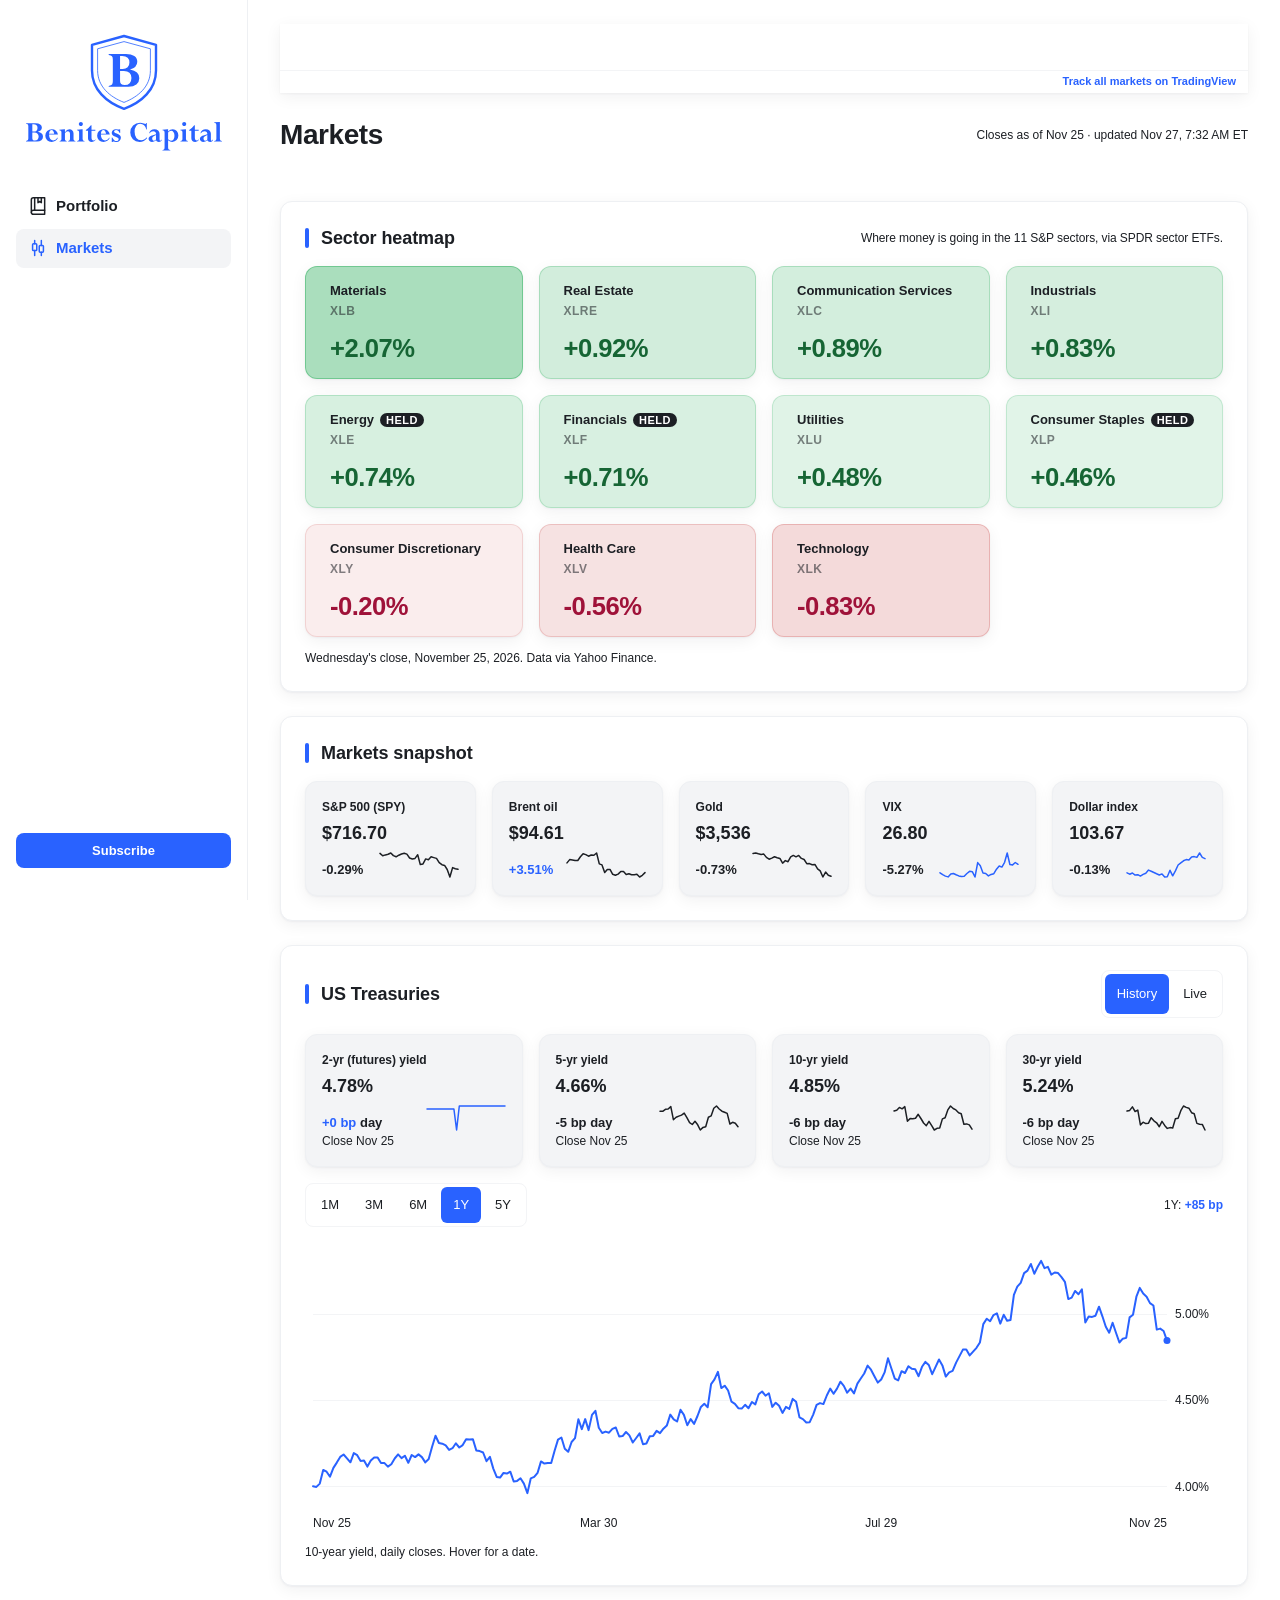
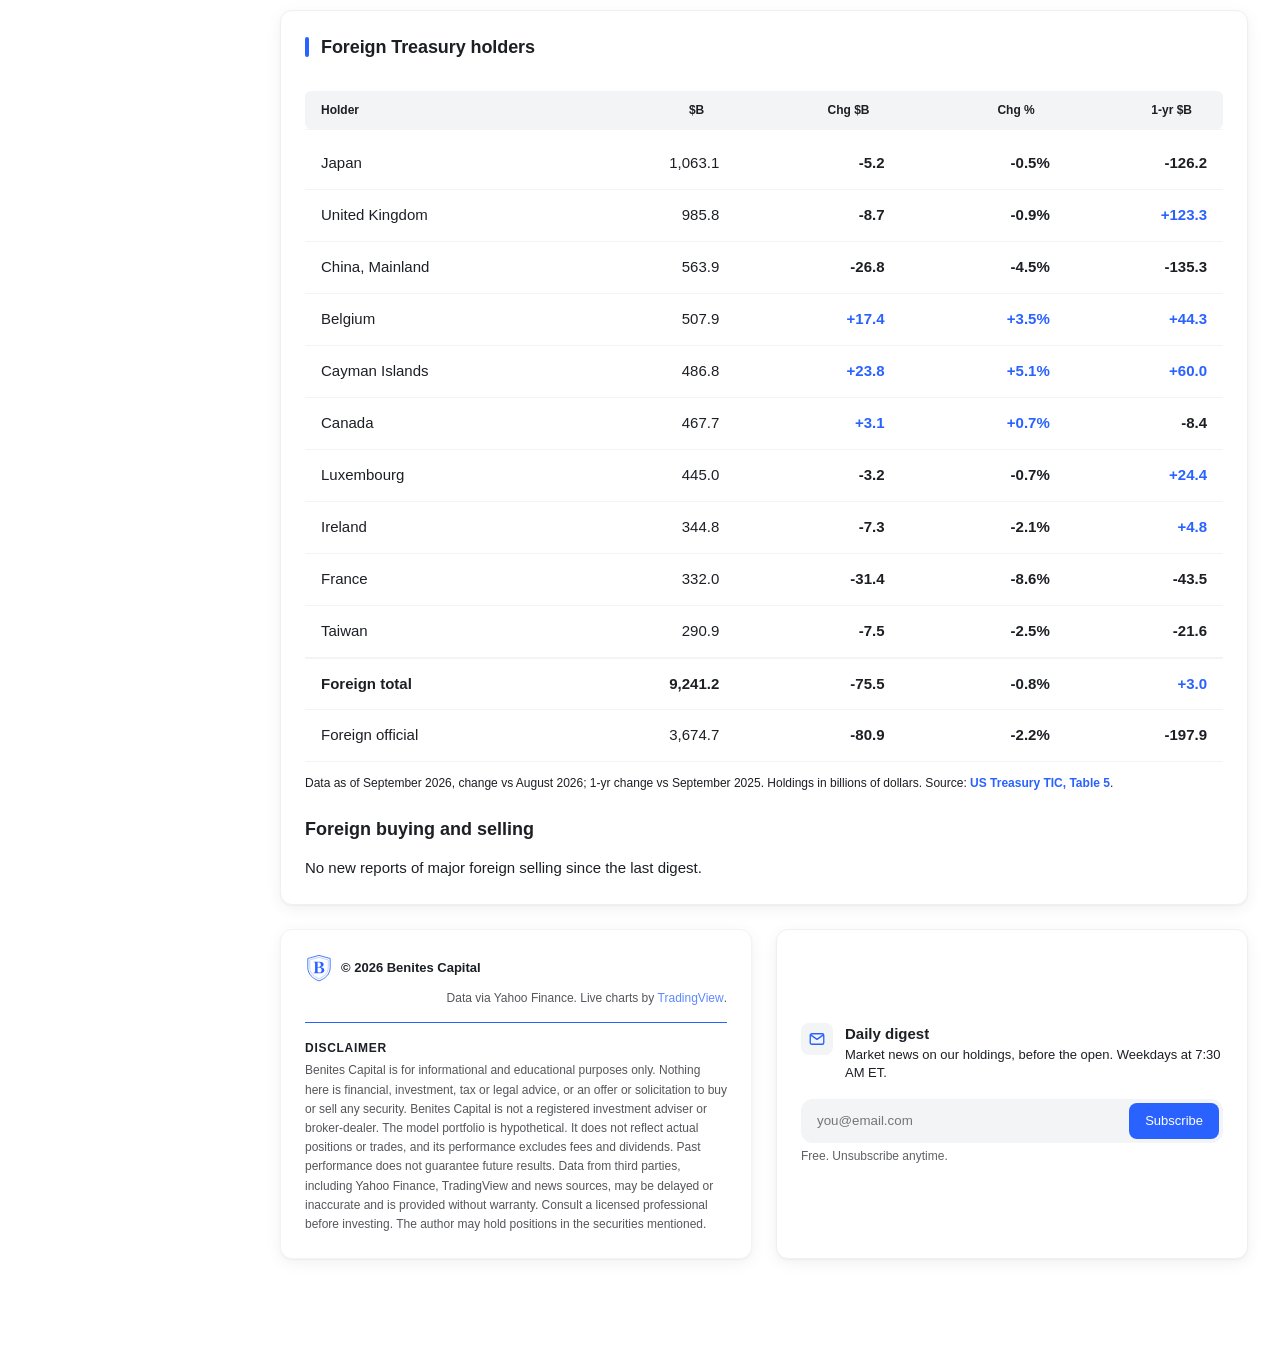
<file: markets.html>
<!doctype html><html lang="en"><head><meta charset="utf-8"><meta name="viewport" content="width=device-width,initial-scale=1">
<link rel="icon" type="image/svg+xml" href="favicon.svg"><title>Markets | Benites Capital</title>
<meta name="description" content="Daily market news on the Benites Capital model portfolio, before the open. Weekdays at 7:30 AM ET."><meta property="og:type" content="website"><meta property="og:site_name" content="Benites Capital"><meta property="og:title" content="Benites Capital"><meta property="og:description" content="Daily market news on the Benites Capital model portfolio, before the open. Weekdays at 7:30 AM ET."><meta property="og:url" content="https://www.benitescapital.com/markets.html"><meta property="og:image" content="https://www.benitescapital.com/og-cover-perpetua-v2.png"><meta property="og:image:secure_url" content="https://www.benitescapital.com/og-cover-perpetua-v2.png"><meta property="og:image:type" content="image/png"><meta property="og:image:width" content="1200"><meta property="og:image:height" content="627"><meta property="og:image:alt" content="Benites Capital"><meta name="twitter:card" content="summary_large_image"><meta name="twitter:title" content="Benites Capital"><meta name="twitter:description" content="Daily market news on the Benites Capital model portfolio, before the open. Weekdays at 7:30 AM ET."><meta name="twitter:image" content="https://www.benitescapital.com/og-cover-perpetua-v2.png"><link rel="stylesheet" href="styles.css?v=202611270732"></head><body data-page="markets">
<div class="mtop"><a class="logo" href="index.html" aria-label="Benites Capital" title="Benites Capital"><svg class="bm" viewBox="0 0 100 100" width="48" height="48" role="img" aria-label="Benites Capital"><title>Benites Capital</title><path d="M50 5 L90 16 V48 C90 72 72 88 50 96 C28 88 10 72 10 48 V16 Z" fill="#FFFFFF" stroke="#2962FF" stroke-width="3" stroke-linejoin="round"/><path d="M50 12 L83 21 V48 C83 68 68 81 50 88 C32 81 17 68 17 48 V21 Z" fill="none" stroke="#2962FF" stroke-width="1"/><path d="M55.58 68.56H30.87V67.36Q34.09 66.71 35.06 65.5Q36.04 64.28 36.04 61.61V34.37Q36.04 31.56 34.96 30.38Q33.88 29.2 30.87 28.76V27.56H52.5Q59.14 27.56 62.87 30.08Q66.6 32.59 66.6 37.18Q66.6 44.3 57.49 46.83V46.96Q69.13 49.09 69.13 57.78Q69.13 62.61 65.43 65.58Q61.74 68.56 55.58 68.56ZM45.07 29.89V46.35H48.39Q52.33 46.35 54.55 44.16Q56.78 41.97 56.78 38.07Q56.78 29.89 47.74 29.89ZM49.93 48.64H45.07V61.2Q45.07 63.94 46.44 65.09Q47.81 66.23 51.03 66.23Q54.89 66.23 57.1 63.92Q59.31 61.61 59.31 57.54Q59.31 53.5 56.83 51.07Q54.35 48.64 49.93 48.64Z" fill="#2962FF"/></svg></a><button class="hamb" type="button" aria-label="Menu" aria-controls="sb" aria-expanded="false"><span></span></button></div>
<div class="shell"><aside class="sb" id="sb"><a class="logo lockup" href="index.html" aria-label="Benites Capital" title="Benites Capital"><svg class="bm" viewBox="0 0 100 100" width="48" height="48" role="img" aria-label="Benites Capital"><title>Benites Capital</title><path d="M50 5 L90 16 V48 C90 72 72 88 50 96 C28 88 10 72 10 48 V16 Z" fill="#FFFFFF" stroke="#2962FF" stroke-width="3" stroke-linejoin="round"/><path d="M50 12 L83 21 V48 C83 68 68 81 50 88 C32 81 17 68 17 48 V21 Z" fill="none" stroke="#2962FF" stroke-width="1"/><path d="M55.58 68.56H30.87V67.36Q34.09 66.71 35.06 65.5Q36.04 64.28 36.04 61.61V34.37Q36.04 31.56 34.96 30.38Q33.88 29.2 30.87 28.76V27.56H52.5Q59.14 27.56 62.87 30.08Q66.6 32.59 66.6 37.18Q66.6 44.3 57.49 46.83V46.96Q69.13 49.09 69.13 57.78Q69.13 62.61 65.43 65.58Q61.74 68.56 55.58 68.56ZM45.07 29.89V46.35H48.39Q52.33 46.35 54.55 44.16Q56.78 41.97 56.78 38.07Q56.78 29.89 47.74 29.89ZM49.93 48.64H45.07V61.2Q45.07 63.94 46.44 65.09Q47.81 66.23 51.03 66.23Q54.89 66.23 57.1 63.92Q59.31 61.61 59.31 57.54Q59.31 53.5 56.83 51.07Q54.35 48.64 49.93 48.64Z" fill="#2962FF"/></svg><svg class="wmk" viewBox="6.60 -128.20 1291.70 188.40" role="img" aria-label="Benites Capital"><path d="M78.8 0H6.6V-3.5Q16 -5.4 18.85 -8.95Q21.7 -12.5 21.7 -20.3V-99.9Q21.7 -108.1 18.55 -111.55Q15.4 -115 6.6 -116.3V-119.8H69.8Q89.2 -119.8 100.1 -112.45Q111 -105.1 111 -91.7Q111 -70.9 84.4 -63.5V-63.1Q118.4 -56.9 118.4 -31.5Q118.4 -17.4 107.6 -8.7Q96.8 0 78.8 0ZM48.1 -113V-64.9H57.8Q69.3 -64.9 75.8 -71.3Q82.3 -77.7 82.3 -89.1Q82.3 -113 55.9 -113ZM62.3 -58.2H48.1V-21.5Q48.1 -13.5 52.1 -10.15Q56.1 -6.8 65.5 -6.8Q76.8 -6.8 83.25 -13.55Q89.7 -20.3 89.7 -32.2Q89.7 -44 82.45 -51.1Q75.2 -58.2 62.3 -58.2ZM213.7 -23.8H217.1Q211.9 -11.3 200.8 -4.1Q189.7 3.1 175.8 3.1Q157.7 3.1 145.65 -8.65Q133.6 -20.4 133.6 -38.1Q133.6 -56.1 145.95 -68.2Q158.3 -80.3 176.6 -80.3Q193.1 -80.3 204.05 -70.85Q215 -61.4 217.1 -45.5H158.6Q158.5 -43.9 158.5 -42.3Q158.5 -26.6 166.4 -16.8Q174.3 -7 186 -7Q202.7 -7 213.7 -23.8ZM158.6 -50.2H192.2Q191.5 -61.1 186.7 -67.95Q181.9 -74.8 174.9 -74.8Q167.9 -74.8 163.5 -68.1Q159.1 -61.4 158.6 -50.2ZM263.1 -80.3V-61.4H263.5Q274.6 -80.3 292.8 -80.3Q304.2 -80.3 312 -72.65Q319.8 -65 319.8 -52.2V-18.4Q319.8 -11.1 322.4 -8.15Q325 -5.2 331.9 -3.5V0H284.4V-3.5Q291.2 -5 293.9 -8.05Q296.6 -11.1 296.6 -17.4V-49.4Q296.6 -58.1 292.85 -62.95Q289.1 -67.8 282.3 -67.8Q270.4 -67.8 263.1 -54.3V-18.2Q263.1 -11.3 265.5 -8.4Q267.9 -5.5 274.5 -3.5V0H227.8V-3.5Q234.6 -5.2 237.25 -8.1Q239.9 -11 239.9 -16.8V-60Q239.9 -66.6 236.85 -69.6Q233.8 -72.6 226 -73.7V-77.2L259.6 -80.3ZM376.1 -80.3H379.6V-16.6Q379.6 -5 392.1 -3.5V0H343.5V-3.5Q351.3 -5 353.85 -7.9Q356.4 -10.8 356.4 -18.2V-59.4Q356.4 -66.5 353.7 -69.3Q351 -72.1 342.5 -73.7V-77.2ZM354.6 -114.9Q354.6 -120.4 358.55 -124.3Q362.5 -128.2 368.1 -128.2Q373.6 -128.2 377.5 -124.35Q381.4 -120.5 381.4 -114.9Q381.4 -109.3 377.5 -105.35Q373.6 -101.4 368.1 -101.4Q362.5 -101.4 358.55 -105.4Q354.6 -109.4 354.6 -114.9ZM463.6 -12.9 466 -10.6Q457.9 3.1 441.2 3.1Q428.8 3.1 421.9 -3.3Q415 -9.7 415 -21.5V-71.1H401.1V-75Q416.6 -84.5 434.3 -107.1H438.2V-77.2H463.6V-71.1H438.2V-26.6Q438.2 -16.1 441.55 -11.45Q444.9 -6.8 452.3 -6.8Q458.4 -6.8 463.6 -12.9ZM555.4 -23.8H558.8Q553.6 -11.3 542.5 -4.1Q531.4 3.1 517.5 3.1Q499.4 3.1 487.35 -8.65Q475.3 -20.4 475.3 -38.1Q475.3 -56.1 487.65 -68.2Q500 -80.3 518.3 -80.3Q534.8 -80.3 545.75 -70.85Q556.7 -61.4 558.8 -45.5H500.3Q500.2 -43.9 500.2 -42.3Q500.2 -26.6 508.1 -16.8Q516 -7 527.7 -7Q544.4 -7 555.4 -23.8ZM500.3 -50.2H533.9Q533.2 -61.1 528.4 -67.95Q523.6 -74.8 516.6 -74.8Q509.6 -74.8 505.2 -68.1Q500.8 -61.4 500.3 -50.2ZM571.8 3.1V-26.8H575.3Q586.9 -2.5 603.3 -2.5Q608.9 -2.5 612.95 -5.8Q617 -9.1 617 -13.7Q617 -18.7 613.3 -22.35Q609.6 -26 597.3 -30.8Q581.6 -36.9 576.6 -42.65Q571.6 -48.4 571.6 -56.7Q571.6 -66.7 579.15 -73.5Q586.7 -80.3 598.6 -80.3Q603 -80.3 613.9 -78.6Q618.2 -78 619.1 -78Q620.9 -78 623.8 -80.3H627.3V-56.1H623.8Q620.3 -64.9 614 -69.85Q607.7 -74.8 600 -74.8Q594.5 -74.8 590.8 -72.35Q587.1 -69.9 587.1 -66.2Q587.1 -62.5 590.2 -59.75Q593.3 -57 604.1 -52.9Q620.8 -46.5 626.4 -39.9Q632 -33.3 632 -23.6Q632 -12.4 623.45 -4.65Q614.9 3.1 604.1 3.1Q597.7 3.1 591.4 1.8Q585 0.4 582.4 0.4Q577.8 0.4 575.3 3.1ZM802.9 -78H799.6Q795.5 -96.1 784.8 -106.1Q774.1 -116.1 758.8 -116.1Q742.1 -116.1 732.25 -102Q722.4 -87.9 722.4 -64.1Q722.4 -37.6 733.9 -23.1Q745.4 -8.6 765.6 -8.6Q776.5 -8.6 785.6 -13.1Q794.7 -17.6 804.1 -27.6V-21.3Q786.3 3.1 755.6 3.1Q728.1 3.1 710.9 -13.95Q693.7 -31 693.7 -58.2Q693.7 -85.8 712.25 -104.35Q730.8 -122.9 758.4 -122.9Q769.7 -122.9 783.9 -117.9Q790 -115.7 792.2 -115.7Q796.6 -115.7 799.6 -121.9H802.9ZM837.3 3.1Q827.7 3.1 820.95 -2.85Q814.2 -8.8 814.2 -17.2Q814.2 -25.6 820.9 -31.15Q827.6 -36.7 848.9 -42.3Q859.2 -45 863.7 -46.7Q863.7 -57.4 859.1 -62.2Q854.5 -67 844.5 -67Q828.8 -67 821.3 -54.1H818.3Q821.4 -66.6 830.45 -73.45Q839.5 -80.3 852.9 -80.3Q868.4 -80.3 877.65 -72.7Q886.9 -65.1 886.9 -51.4V-15Q886.9 -4.7 891.6 -4.7Q896.5 -4.7 897.7 -11.9H901Q900.4 -4.7 895.5 -0.8Q890.6 3.1 882.2 3.1Q875.1 3.1 870.75 0.55Q866.4 -2 863.5 -7.8L861.7 -6.1Q851.3 3.1 837.3 3.1ZM863.5 -13.3V-42.6Q848.2 -36.1 843.25 -31.4Q838.3 -26.7 838.3 -19.3Q838.3 -13 841.25 -9.15Q844.2 -5.3 849 -5.3Q855.5 -5.3 863.5 -13.3ZM943.2 -80.3V-65.3Q956.2 -80.3 974.3 -80.3Q990 -80.3 1000.4 -68.65Q1010.8 -57 1010.8 -39.5Q1010.8 -20.9 999.35 -8.9Q987.9 3.1 970.2 3.1Q962.7 3.1 957.15 0.75Q951.6 -1.6 943.2 -8.2V40.6Q943.2 48.8 946 51.95Q948.8 55.1 957.5 56.9V60.2H906.1V56.7Q914.5 55.7 917.25 52Q920 48.3 920 37.3V-57.1Q920 -66 917.25 -69Q914.5 -72 906.1 -73.7V-77.2L939.7 -80.3ZM943.2 -59.8V-13.7Q952.2 -4.7 962.2 -4.7Q972.5 -4.7 978.85 -13.6Q985.2 -22.5 985.2 -37.1Q985.2 -52.3 979.15 -61.15Q973.1 -70 962.8 -70Q951.6 -70 943.2 -59.8ZM1057.4 -80.3H1060.9V-16.6Q1060.9 -5 1073.4 -3.5V0H1024.8V-3.5Q1032.6 -5 1035.15 -7.9Q1037.7 -10.8 1037.7 -18.2V-59.4Q1037.7 -66.5 1035 -69.3Q1032.3 -72.1 1023.8 -73.7V-77.2ZM1035.9 -114.9Q1035.9 -120.4 1039.85 -124.3Q1043.8 -128.2 1049.4 -128.2Q1054.9 -128.2 1058.8 -124.35Q1062.7 -120.5 1062.7 -114.9Q1062.7 -109.3 1058.8 -105.35Q1054.9 -101.4 1049.4 -101.4Q1043.8 -101.4 1039.85 -105.4Q1035.9 -109.4 1035.9 -114.9ZM1144.9 -12.9 1147.3 -10.6Q1139.2 3.1 1122.5 3.1Q1110.1 3.1 1103.2 -3.3Q1096.3 -9.7 1096.3 -21.5V-71.1H1082.4V-75Q1097.9 -84.5 1115.6 -107.1H1119.5V-77.2H1144.9V-71.1H1119.5V-26.6Q1119.5 -16.1 1122.85 -11.45Q1126.2 -6.8 1133.6 -6.8Q1139.7 -6.8 1144.9 -12.9ZM1175.6 3.1Q1166 3.1 1159.25 -2.85Q1152.5 -8.8 1152.5 -17.2Q1152.5 -25.6 1159.2 -31.15Q1165.9 -36.7 1187.2 -42.3Q1197.5 -45 1202 -46.7Q1202 -57.4 1197.4 -62.2Q1192.8 -67 1182.8 -67Q1167.1 -67 1159.6 -54.1H1156.6Q1159.7 -66.6 1168.75 -73.45Q1177.8 -80.3 1191.2 -80.3Q1206.7 -80.3 1215.95 -72.7Q1225.2 -65.1 1225.2 -51.4V-15Q1225.2 -4.7 1229.9 -4.7Q1234.8 -4.7 1236 -11.9H1239.3Q1238.7 -4.7 1233.8 -0.8Q1228.9 3.1 1220.5 3.1Q1213.4 3.1 1209.05 0.55Q1204.7 -2 1201.8 -7.8L1200 -6.1Q1189.6 3.1 1175.6 3.1ZM1201.8 -13.3V-42.6Q1186.5 -36.1 1181.55 -31.4Q1176.6 -26.7 1176.6 -19.3Q1176.6 -13 1179.55 -9.15Q1182.5 -5.3 1187.3 -5.3Q1193.8 -5.3 1201.8 -13.3ZM1246.9 0V-3.5Q1255.2 -4.8 1258.3 -8.05Q1261.4 -11.3 1261.4 -18.8V-107.1Q1261.4 -115.4 1258.25 -118.75Q1255.1 -122.1 1246.9 -122.5V-126L1281.1 -128.2H1284.6V-18.8Q1284.6 -11.1 1287.15 -8.25Q1289.7 -5.4 1298.3 -3.5V0Z" fill="#2962FF"/></svg></a>
<nav class="tabs" aria-label="Main"><a class="tl" href="index.html"><svg viewBox="0 0 24 24" aria-hidden="true"><path d="M4 19.5v-15A2.5 2.5 0 016.5 2H20v15H6.5A2.5 2.5 0 004 19.5z"/><path d="M4 19.5A2.5 2.5 0 006.5 22H20v-5"/><path d="M8 2v15"/><path d="M12 2v6l2-1.5L16 8V2"/></svg>Portfolio</a><a class="tl on" href="markets.html" aria-current="page"><svg viewBox="0 0 24 24" aria-hidden="true"><path d="M8 3v4M8 15v6M16 3v6M16 17v4"/><rect x="5.5" y="7" width="5" height="8" rx="1"/><rect x="13.5" y="9" width="5" height="8" rx="1"/></svg>Markets</a></nav><a class="btn sbb" href="#s-sub">Subscribe</a></aside>
<main class="grid"><div class="tape" id="tape"></div>
<div class="ph"><h1>Markets</h1><span class="cap" id="asof"></span></div>
<div id="s-lead"></div>
<section class="card" id="s-sect"><h2>Sector heatmap <span class="cap r">Where money is going in the 11 S&amp;P sectors, via SPDR sector ETFs.</span></h2><div class="sect" id="sect"></div><div class="cap" id="sectasof"></div></section>
<section class="card" id="s-snap"><h2>Markets snapshot</h2><div class="snap" id="snap"></div><div class="snp" id="snp" hidden></div></section>
<section class="card" id="ustc"><span id="hist"></span><h2>US Treasuries <span class="r"><span class="seg" id="ustab"><button class="on">History</button><button>Live</button></span></span></h2>
 <div class="ust" id="usttiles"></div>
 <div id="ustlive" style="display:none"><div class="k2" style="margin-top:var(--s5)">10-year yield, live</div><div class="tvw" id="tvw"></div></div>
 <div id="usthist"><div style="display:flex;align-items:center;justify-content:space-between;gap:var(--s3);margin-bottom:var(--s2);flex-wrap:wrap"><span class="seg" id="ur"></span><span class="cap num" id="urc"></span></div><div class="chart" id="uchart"></div>
 <div class="cap" style="margin-top:var(--s2)">10-year yield, daily closes. Hover for a date.</div><span class="asof2"></span></div></section>
<section class="card" id="s-tsy"><h2>Foreign Treasury holders</h2><div class="tw"><table class="tsy"><thead><tr><th aria-sort="none"><button type="button" data-k="0">Holder<span class="ar" aria-hidden="true"></span></button></th><th aria-sort="none"><button type="button" data-k="1">$B<span class="ar" aria-hidden="true"></span></button></th><th aria-sort="none"><button type="button" data-k="2">Chg $B<span class="ar" aria-hidden="true"></span></button></th><th aria-sort="none"><button type="button" data-k="3">Chg %<span class="ar" aria-hidden="true"></span></button></th><th aria-sort="none"><button type="button" data-k="4">1-yr $B<span class="ar" aria-hidden="true"></span></button></th></tr></thead><tbody><tr class=""><td data-v="Japan">Japan</td><td data-v="1063.1000">1,063.1</td><td class="dn" data-v="-5.2000">-5.2</td><td class="dn" data-v="-0.4868">-0.5%</td><td class="dn" data-v="-126.2000">-126.2</td></tr><tr class=""><td data-v="United Kingdom">United Kingdom</td><td data-v="985.8000">985.8</td><td class="dn" data-v="-8.7000">-8.7</td><td class="dn" data-v="-0.8748">-0.9%</td><td class="up" data-v="123.3000">+123.3</td></tr><tr class=""><td data-v="China, Mainland">China, Mainland</td><td data-v="563.9000">563.9</td><td class="dn" data-v="-26.8000">-26.8</td><td class="dn" data-v="-4.5370">-4.5%</td><td class="dn" data-v="-135.3000">-135.3</td></tr><tr class=""><td data-v="Belgium">Belgium</td><td data-v="507.9000">507.9</td><td class="up" data-v="17.4000">+17.4</td><td class="up" data-v="3.5474">+3.5%</td><td class="up" data-v="44.3000">+44.3</td></tr><tr class=""><td data-v="Cayman Islands">Cayman Islands</td><td data-v="486.8000">486.8</td><td class="up" data-v="23.8000">+23.8</td><td class="up" data-v="5.1404">+5.1%</td><td class="up" data-v="60.0000">+60.0</td></tr><tr class=""><td data-v="Canada">Canada</td><td data-v="467.7000">467.7</td><td class="up" data-v="3.1000">+3.1</td><td class="up" data-v="0.6672">+0.7%</td><td class="dn" data-v="-8.4000">-8.4</td></tr><tr class=""><td data-v="Luxembourg">Luxembourg</td><td data-v="445.0000">445.0</td><td class="dn" data-v="-3.2000">-3.2</td><td class="dn" data-v="-0.7140">-0.7%</td><td class="up" data-v="24.4000">+24.4</td></tr><tr class=""><td data-v="Ireland">Ireland</td><td data-v="344.8000">344.8</td><td class="dn" data-v="-7.3000">-7.3</td><td class="dn" data-v="-2.0733">-2.1%</td><td class="up" data-v="4.8000">+4.8</td></tr><tr class=""><td data-v="France">France</td><td data-v="332.0000">332.0</td><td class="dn" data-v="-31.4000">-31.4</td><td class="dn" data-v="-8.6406">-8.6%</td><td class="dn" data-v="-43.5000">-43.5</td></tr><tr class=""><td data-v="Taiwan">Taiwan</td><td data-v="290.9000">290.9</td><td class="dn" data-v="-7.5000">-7.5</td><td class="dn" data-v="-2.5134">-2.5%</td><td class="dn" data-v="-21.6000">-21.6</td></tr></tbody><tfoot><tr class="tot"><td data-v="Foreign total">Foreign total</td><td data-v="9241.2000">9,241.2</td><td class="dn" data-v="-75.5000">-75.5</td><td class="dn" data-v="-0.8104">-0.8%</td><td class="up" data-v="3.0000">+3.0</td></tr><tr class="off"><td data-v="Foreign official">Foreign official</td><td data-v="3674.7000">3,674.7</td><td class="dn" data-v="-80.9000">-80.9</td><td class="dn" data-v="-2.1541">-2.2%</td><td class="dn" data-v="-197.9000">-197.9</td></tr></tfoot></table></div><div class="cap" style="margin-top:var(--s3)">Data as of September 2026, change vs August 2026; 1-yr change vs September 2025. Holdings in billions of dollars. Source: <a href="https://ticdata.treasury.gov/Publish/slt_table5.html" target="_blank" rel="noopener">US Treasury TIC, Table 5</a>.</div><h3 class="tsyh">Foreign buying and selling</h3><div class="items"><div class="it"><div class="b">No new reports of major foreign selling since the last digest.</div></div></div></section><script>(function(){var t=document.querySelector('table.tsy');if(!t)return;var tb=t.tBodies[0],ths=t.tHead.rows[0].cells,st={k:-1,d:1};
function go(k){st.d=st.k==k?-st.d:1;st.k=k;var txt=k==0,rs=[].slice.call(tb.rows);
rs.sort(function(a,b){var x=a.cells[k].dataset.v,y=b.cells[k].dataset.v;if(txt)return st.d*x.localeCompare(y);
x=x===''?-Infinity:+x;y=y===''?-Infinity:+y;return st.d*(y-x);});rs.forEach(function(r){tb.appendChild(r)});
[].forEach.call(ths,function(h,i){var on=i==k,up=txt?st.d==1:st.d==-1;h.classList.toggle('on',on);h.setAttribute('aria-sort',on?(up?'ascending':'descending'):'none');
h.querySelector('.ar').textContent=on?(up?'▲':'▼'):'';});}
[].forEach.call(ths,function(h,i){h.querySelector('button').addEventListener('click',function(){go(i)})});})();</script>
<footer class="sf"><div class="sfgrid"><section class="card sfd"><div class="sfr"><a class="sfb" href="index.html" aria-label="Benites Capital"><svg class="bm" viewBox="0 0 100 100" width="48" height="48" role="img" aria-label="Benites Capital"><title>Benites Capital</title><path d="M50 5 L90 16 V48 C90 72 72 88 50 96 C28 88 10 72 10 48 V16 Z" fill="#FFFFFF" stroke="#2962FF" stroke-width="3" stroke-linejoin="round"/><path d="M50 12 L83 21 V48 C83 68 68 81 50 88 C32 81 17 68 17 48 V21 Z" fill="none" stroke="#2962FF" stroke-width="1"/><path d="M55.58 68.56H30.87V67.36Q34.09 66.71 35.06 65.5Q36.04 64.28 36.04 61.61V34.37Q36.04 31.56 34.96 30.38Q33.88 29.2 30.87 28.76V27.56H52.5Q59.14 27.56 62.87 30.08Q66.6 32.59 66.6 37.18Q66.6 44.3 57.49 46.83V46.96Q69.13 49.09 69.13 57.78Q69.13 62.61 65.43 65.58Q61.74 68.56 55.58 68.56ZM45.07 29.89V46.35H48.39Q52.33 46.35 54.55 44.16Q56.78 41.97 56.78 38.07Q56.78 29.89 47.74 29.89ZM49.93 48.64H45.07V61.2Q45.07 63.94 46.44 65.09Q47.81 66.23 51.03 66.23Q54.89 66.23 57.1 63.92Q59.31 61.61 59.31 57.54Q59.31 53.5 56.83 51.07Q54.35 48.64 49.93 48.64Z" fill="#2962FF"/></svg><span>&copy; 2026 Benites Capital</span></a><div class="sfc">Data via Yahoo Finance. Live charts by <a href="https://www.tradingview.com/" target="_blank" rel="noopener nofollow">TradingView</a>.</div></div><div class="sfd-b"><h4>Disclaimer</h4><p>Benites Capital is for informational and educational purposes only. Nothing here is financial, investment, tax or legal advice, or an offer or solicitation to buy or sell any security. Benites Capital is not a registered investment adviser or broker-dealer. The model portfolio is hypothetical. It does not reflect actual positions or trades, and its performance excludes fees and dividends. Past performance does not guarantee future results. Data from third parties, including Yahoo Finance, TradingView and news sources, may be delayed or inaccurate and is provided without warranty. Consult a licensed professional before investing. The author may hold positions in the securities mentioned.</p></div></section><section class="card sfs" id="s-sub"><div class="sfs-h"><span class="dg-ic"><svg viewBox="0 0 24 24" aria-hidden="true"><rect x="3" y="5" width="18" height="14" rx="2"/><path d="M3.5 6.5l8.5 6 8.5-6"/></svg></span><div class="dgb-t"><b>Daily digest</b><span>Market news on our holdings, before the open. Weekdays at 7:30 AM ET.</span></div></div><form class="dg-f" data-sub novalidate><div class="dg-g"><input type="email" name="email" placeholder="you@email.com" aria-label="Email address" autocomplete="email" required><button type="submit">Subscribe</button></div><div class="msg" aria-live="polite">Free. Unsubscribe anytime.</div></form></section></div></footer>
</main></div><div class="scrim"></div>
<script src="data.js?v=202611270732"></script><script src="app.js?v=202611270732"></script></body></html>
</file>
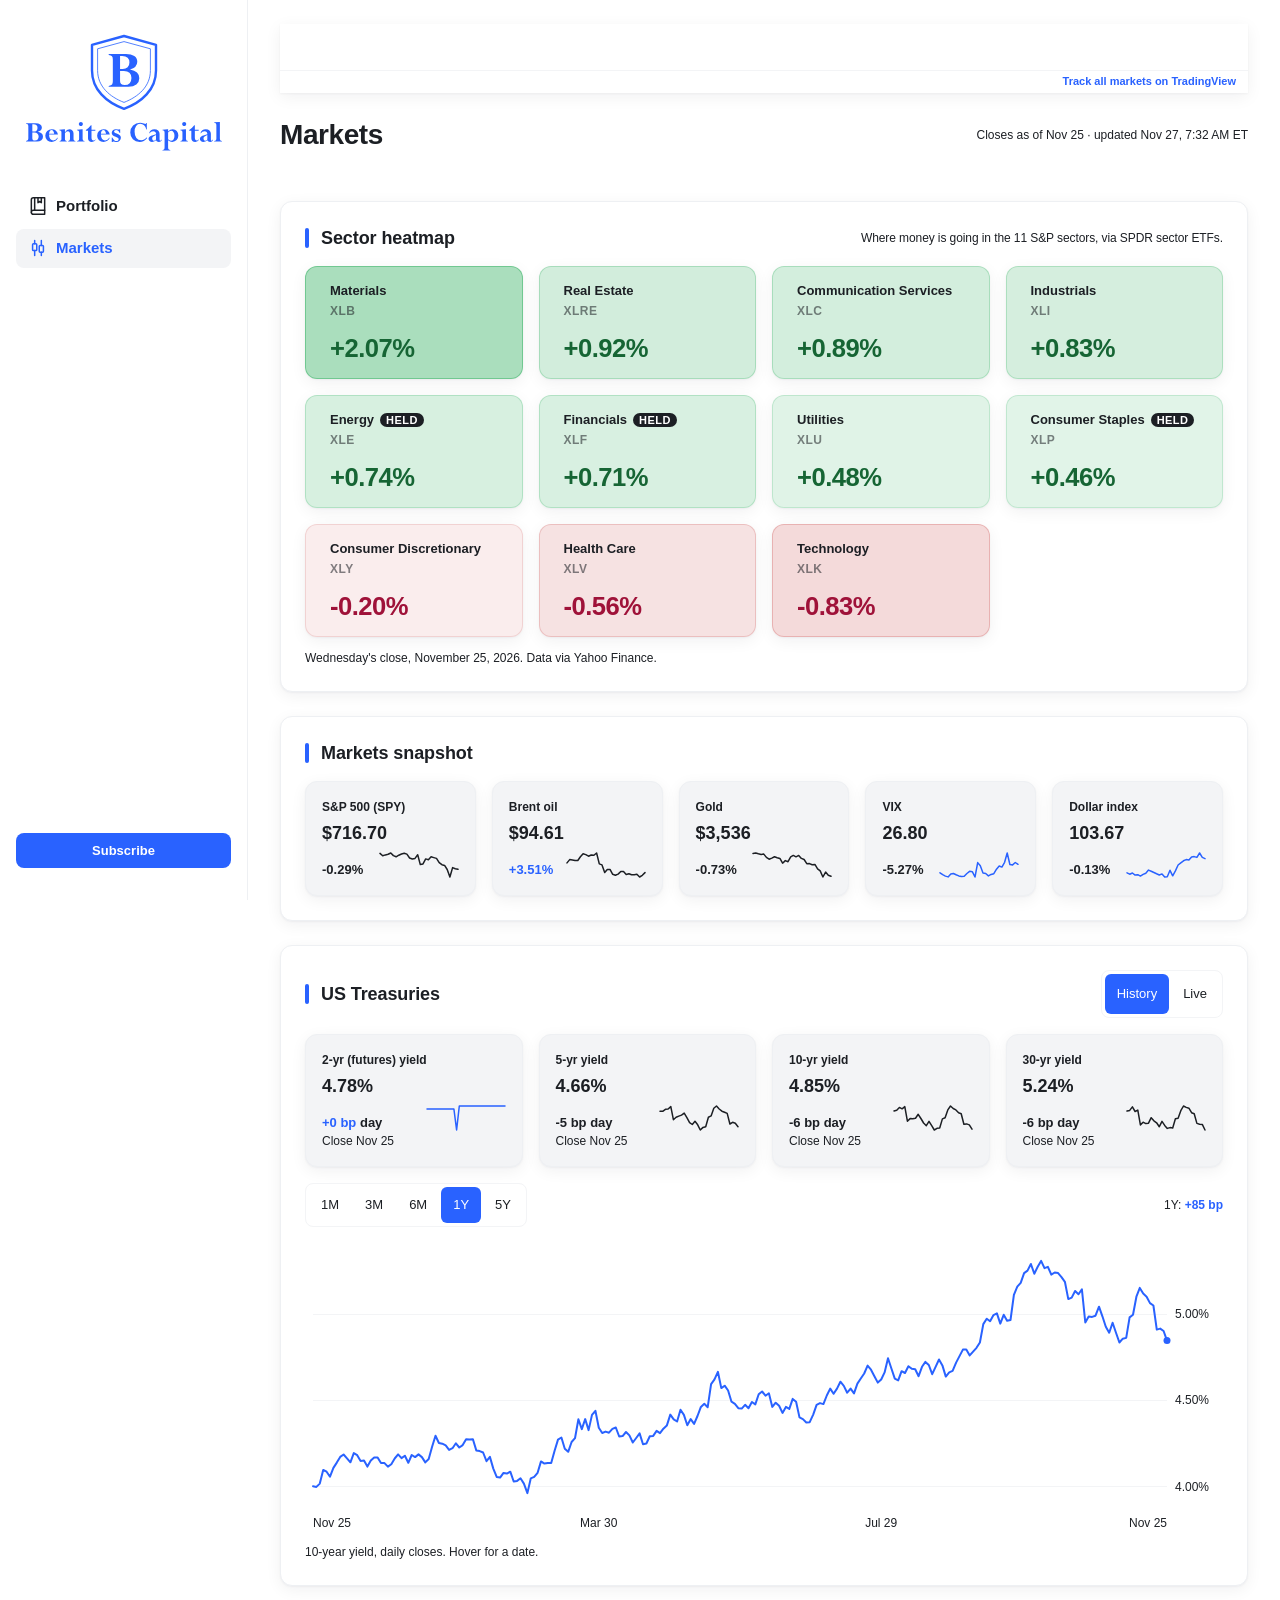
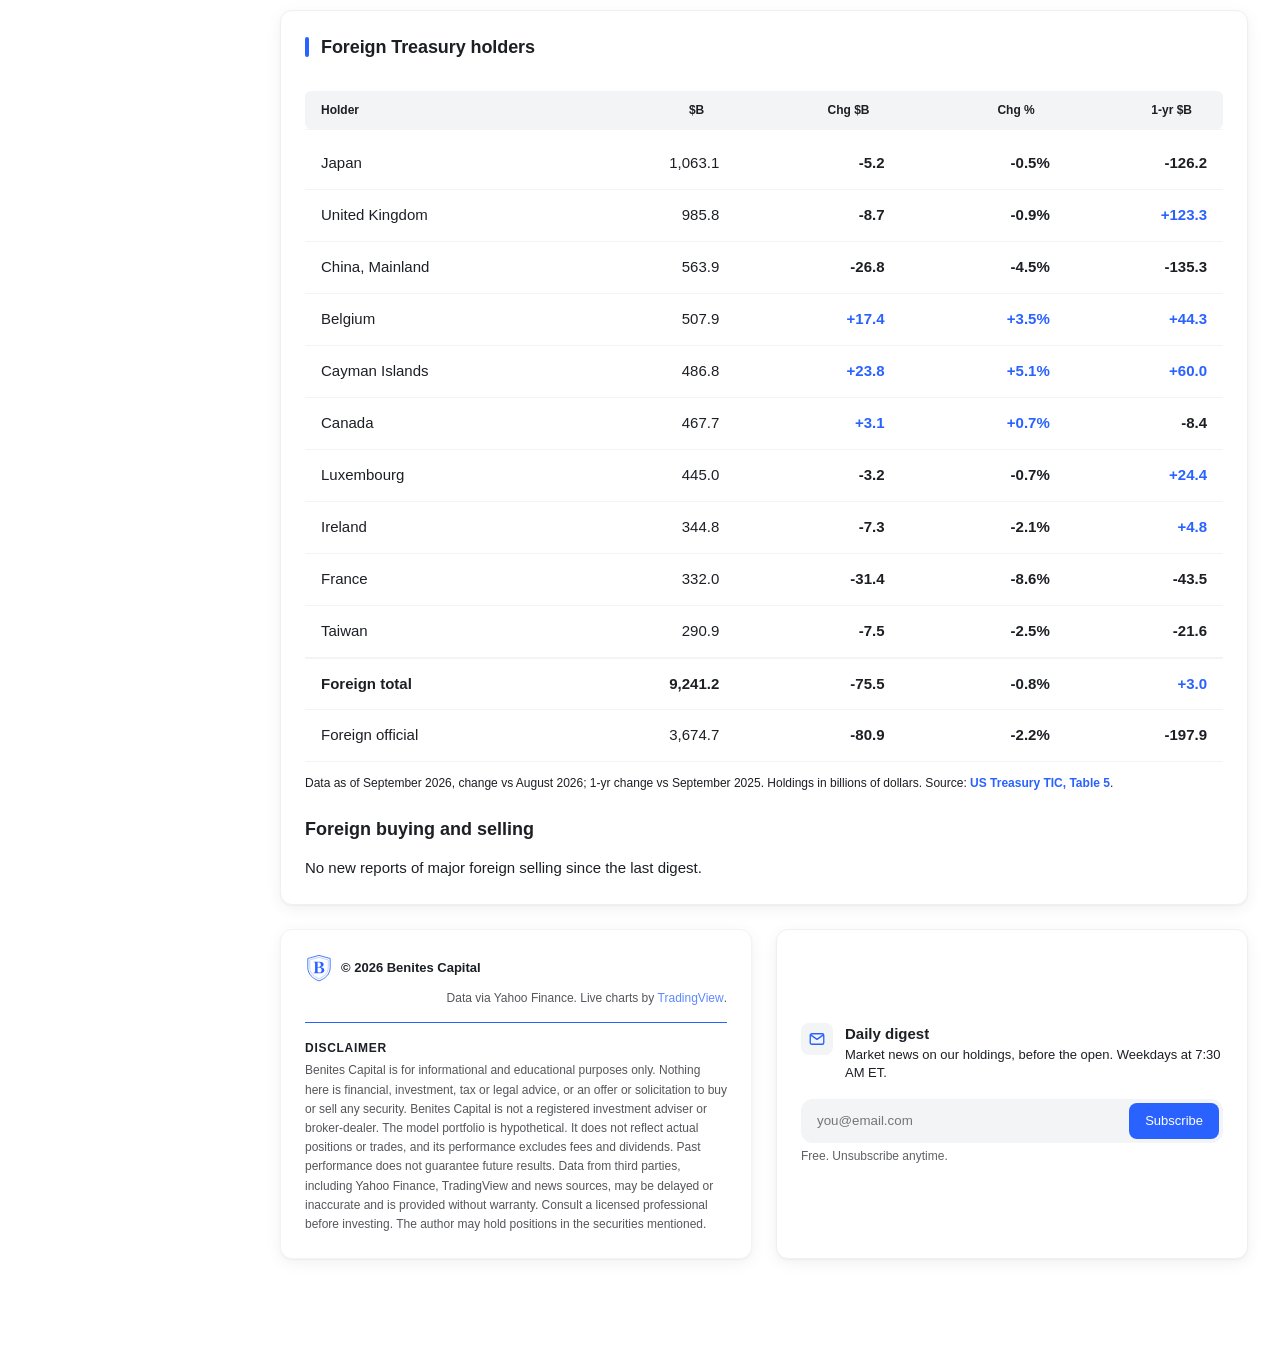
<file: rates.html>
<!doctype html><html lang="en"><head><meta charset="utf-8"><title>Moved | Benites Capital</title><link rel="canonical" href="markets.html"><meta name="description" content="Daily market news on the Benites Capital model portfolio, before the open. Weekdays at 7:30 AM ET."><meta property="og:type" content="website"><meta property="og:site_name" content="Benites Capital"><meta property="og:title" content="Benites Capital"><meta property="og:description" content="Daily market news on the Benites Capital model portfolio, before the open. Weekdays at 7:30 AM ET."><meta property="og:url" content="https://www.benitescapital.com/markets.html"><meta property="og:image" content="https://www.benitescapital.com/og-cover-perpetua-v2.png"><meta property="og:image:secure_url" content="https://www.benitescapital.com/og-cover-perpetua-v2.png"><meta property="og:image:type" content="image/png"><meta property="og:image:width" content="1200"><meta property="og:image:height" content="627"><meta property="og:image:alt" content="Benites Capital"><meta name="twitter:card" content="summary_large_image"><meta name="twitter:title" content="Benites Capital"><meta name="twitter:description" content="Daily market news on the Benites Capital model portfolio, before the open. Weekdays at 7:30 AM ET."><meta name="twitter:image" content="https://www.benitescapital.com/og-cover-perpetua-v2.png">
<meta http-equiv="refresh" content="0; url=markets.html"><script>var t=new URLSearchParams(location.search).get("t");location.replace("markets.html"+(t?"#"+encodeURIComponent(t.toUpperCase()):location.hash))</script></head>
<body style="font-family:-apple-system,Helvetica,Arial,sans-serif;padding:40px">This page moved. <a href="markets.html">Continue to Benites Capital</a>.</body></html>
</file>
<file: styles.css>
:root{--navy:#2962FF;--blue:#2962FF;--blue2:#2962FF;--acc:#2962FF;--pf:#2962FF;--surf:#FFFFFF;--tint:transparent;--grey:#F3F4F6;--bg:#F3F4F6;--ink:#1C1F24;--body:#1C1F24;--mute:#1C1F24;--line:#F3F4F6;--line2:#F3F4F6;--neg:#1C1F24}
*{box-sizing:border-box}html,body{margin:0}
body{background:var(--bg);color:var(--ink);font:15px/1.5 -apple-system,BlinkMacSystemFont,"Segoe UI",Helvetica,Arial,sans-serif;-webkit-font-smoothing:antialiased}
.num{font-variant-numeric:tabular-nums;white-space:nowrap}
a{color:var(--acc);text-decoration:none;font-weight:600}a:hover{text-decoration:underline}

.wrap{max-width:1488px;margin:0 auto;padding:0 var(--s6)}

main.wrap{padding-top:var(--s5);padding-bottom:0}
.grid{display:grid;gap:var(--s5)}
.card{background:var(--surf);border-radius:12px;padding:var(--s5);border:1px solid var(--line);min-width:0}
h2{display:flex;align-items:center;gap:var(--s2);margin:0 0 var(--s4);font-size:var(--t-card);line-height:1.2;font-weight:700}
h2:before{content:"";width:4px;height:20px;background:var(--blue);border-radius:1px}
h2 .r{margin-left:auto}
.cap{font-size:var(--t-xs);color:var(--mute)}
.top{font-size:var(--t-card);line-height:1.55;margin:0}
/* snapshot */
.snap{display:grid;grid-template-columns:repeat(6,1fr);gap:var(--s4)}
.sc{background:transparent;border:1px solid var(--line);border-radius:12px;padding:var(--s4)}
.sc .n{font-size:var(--t-xs);color:var(--mute);font-weight:600}.sc .v{font-size:var(--t-card);font-weight:700;margin-top:var(--s1)}
.sc .row{display:flex;align-items:flex-end;justify-content:space-between;gap:var(--s2);margin-top:var(--s1)}
.up{color:var(--acc)}.dn{color:var(--neg)}.chg{font-size:var(--t-sm);font-weight:600}
/* table */
.tw{overflow-x:auto;margin:0 calc(-1 * var(--s5));padding:0 var(--s5)}
table{width:100%;border-collapse:collapse}
th{font-size:var(--t-xs);font-weight:600;color:var(--mute);text-align:right;padding:0 var(--s2) var(--s2);border-bottom:1px solid var(--line);cursor:pointer;user-select:none;white-space:nowrap}
th:first-child,td:first-child{text-align:left;padding-left:0}th:last-child,td:last-child{padding-right:0}
th.on{color:var(--acc)}th .ar{font-size:var(--t-2xs);margin-left:3px}
td{padding:var(--s2) var(--s2);border-bottom:1px solid var(--grey);text-align:right}
tbody tr{cursor:pointer}tbody tr:hover{background:transparent}
tbody tr.sel{background:var(--tint)}tbody tr.sel td:first-child{box-shadow:inset 3px 0 0 var(--acc);padding-left:var(--s2)}
.tk{font-weight:700}.nm{display:block;font-size:var(--t-xs);color:var(--mute);font-weight:400;white-space:nowrap;max-width:150px;overflow:hidden;text-overflow:ellipsis}
.main2{grid-template-columns:minmax(0,1fr) minmax(0,1fr)}
#big{grid-template-columns:1fr 1fr;column-gap:var(--s7)}@media(max-width:800px){#big{grid-template-columns:1fr}}
/* detail */
.dh{display:flex;align-items:baseline;gap:var(--s3);flex-wrap:wrap}
.dh .t{font-size:var(--t-kpi);font-weight:700}.dh .p{font-size:var(--t-kpi);font-weight:700;margin-left:auto}
.seg{display:inline-flex;background:var(--surf);border:1px solid var(--line);border-radius:8px;padding:3px;gap:2px}
.seg button{border:0;background:none;font:600 var(--t-sm)/1 inherit;font-family:inherit;color:var(--body);padding:var(--s2) var(--s3);border-radius:6px;cursor:pointer}
.seg button.on{background:var(--surf);color:var(--acc);box-shadow:none}
.stats{display:grid;grid-template-columns:repeat(4,1fr);gap:var(--s4);margin:var(--s4) 0;padding:var(--s4) 0;border-top:1px solid var(--grey);border-bottom:1px solid var(--grey)}
.stats .k{font-size:var(--t-xs);color:var(--mute)}.stats .v{font-size:var(--t-card);font-weight:700;margin-top:2px}
.pill{display:inline-block;font-size:var(--t-xs);font-weight:700;padding:3px var(--s2);border-radius:12px;background:var(--blue);color:#FFFFFF}
.pill.h{background:var(--surf);color:var(--ink);box-shadow:inset 0 0 0 1px var(--ink)}.pill.s{background:var(--ink)}
.chart{position:relative}.chart svg{display:block;width:100%;height:auto;overflow:visible;touch-action:pan-y;cursor:crosshair}
.tip{position:absolute;top:0;pointer-events:none;background:var(--surf);border:1px solid var(--line);border-radius:8px;box-shadow:none;padding:var(--s1) var(--s2);font-size:var(--t-xs);line-height:1.45;white-space:nowrap;z-index:5;display:none}
.tip .td{color:var(--mute);font-weight:600}.tip .tv{font-size:var(--t-sm);font-weight:700}.tip .tr{display:flex;justify-content:space-between;gap:var(--s3)}
.ust{display:grid;grid-template-columns:repeat(4,minmax(0,1fr));gap:var(--s4);margin-bottom:var(--s4)}.ust .sc{min-width:0}.ust .row svg{flex-shrink:1;min-width:0}@media(max-width:640px){.ust{grid-template-columns:repeat(2,minmax(0,1fr));gap:var(--s2)}.ust .sc{padding:var(--s3)}.ust .row{flex-wrap:wrap}}
.tvw{height:440px;border:1px solid var(--line);border-radius:8px;overflow:hidden}@media(max-width:640px){.tvw{height:340px}}
.items{display:grid;gap:var(--s4)}
.it .h{font-weight:600;line-height:1.4}.it .b{color:var(--body);margin-top:2px}.it .m{font-size:var(--t-sm);color:var(--mute);margin-top:var(--s1)}
.sub2{font-size:var(--t-body);font-weight:600;margin:var(--s5) 0 var(--s3)}
.empty{font-size:var(--t-sm);color:var(--mute)}
/* analysts */
.bars{display:grid;gap:var(--s2)}
.bar{display:grid;grid-template-columns:56px 1fr 56px;align-items:center;gap:var(--s3);cursor:pointer}
.bar .tr{position:relative;height:20px}
.bar .z{position:absolute;top:-4px;bottom:-4px;width:1px;background:var(--line2)}
.bar .f{position:absolute;top:0;height:20px;border-radius:3px;background:var(--blue)}
.bar .f.n{background:var(--ink)}.bar .v{text-align:right;font-weight:700}
/* comparison */
.chips{display:flex;flex-wrap:wrap;gap:var(--s2);margin:0 0 var(--s4)}
.chip{border:1px solid var(--line);background:var(--surf);border-radius:16px;padding:var(--s1) var(--s3) var(--s1) var(--s2);font:600 var(--t-sm)/1 inherit;font-family:inherit;cursor:pointer;display:inline-flex;align-items:center;gap:var(--s1);color:var(--mute)}
.chip i{width:10px;height:10px;border-radius:50%;background:var(--line)}
.chip.on{color:var(--ink);border-color:var(--line2)}
.legend{font-size:var(--t-xs);color:var(--mute);margin-top:var(--s2)}
.cal .d{font-weight:600;color:var(--acc);white-space:nowrap}
.cal td{text-align:left;vertical-align:top}.cal td:first-child{width:96px}
.tag{font-size:var(--t-2xs);font-weight:700;text-transform:uppercase;letter-spacing:.04em;color:var(--mute)}

.c2{grid-template-columns:1fr 1fr}
@media(max-width:1100px){.snap{grid-template-columns:repeat(3,1fr)}.main2,.c2{grid-template-columns:1fr}}
@media(max-width:640px){.wrap{padding:0 var(--s4)}.card{padding:var(--s4) var(--s4)}.tw{margin:0 calc(-1 * var(--s4));padding:0 var(--s4)}
 .snap{grid-template-columns:repeat(2,minmax(0,1fr));gap:var(--s3)}.snap .sc{min-width:0}.snap .row svg{min-width:0;flex-shrink:1}.subf button{flex:1 1 100%}
 .stats{grid-template-columns:repeat(2,1fr)}.hide-m{display:none}.dh .t,.dh .p{font-size:var(--t-card)}
 h2:has(.r){flex-wrap:wrap}h2 .r{margin-left:var(--s3);width:100%}.top{font-size:var(--t-body)}}
.cta{background:var(--blue);border-color:var(--blue);color:#FFFFFF;display:flex;align-items:center;gap:var(--s5);flex-wrap:wrap}
.cta .ct{flex:1 1 320px;min-width:0}.cta h3{margin:0;font-size:var(--t-card);line-height:1.25}.cta p{margin:var(--s1) 0 0;color:#FFFFFF;font-size:var(--t-sm)}
.subf{display:flex;gap:var(--s2);flex:1 1 340px;max-width:460px;flex-wrap:wrap}.subf input{flex:1 1 200px;min-width:0;border:0;border-radius:8px;padding:var(--s3) var(--s3);font:15px inherit;font-family:inherit;color:var(--ink)}
.subf input:focus{outline:2px solid #FFFFFF;outline-offset:2px}.subf button{border:0;border-radius:8px;padding:var(--s3) var(--s4);font:600 var(--t-body) inherit;font-family:inherit;background:#1C1F24;color:#FFFFFF;cursor:pointer;white-space:nowrap}
.subf button:hover{background:#1C1F24}.subf .msg{flex-basis:100%;font-size:var(--t-xs);color:#FFFFFF;min-height:16px}
.cta.sm{background:var(--surf);border-color:var(--line);color:var(--ink)}.cta.sm p,.cta.sm .msg{color:var(--mute)}.cta.sm h3{font-size:var(--t-card)}
.cta.sm input{border:1px solid var(--line2)}.cta.sm button{background:var(--blue)}.cta.sm button:hover{background:var(--blue2)}
.toprow{grid-template-columns:minmax(0,2fr) minmax(0,1fr);align-items:stretch}
.cta.side1{flex-direction:column;align-items:stretch;justify-content:center;gap:var(--s4)}.cta.side1 .ct{flex:none}.cta.side1 h3{font-size:var(--t-card)}
.cta.side1 .subf{flex:none;max-width:none;flex-direction:column}.cta.side1 .subf input,.cta.side1 .subf button{flex:none;width:100%}.cta.side1 .subf .msg{flex:none;min-height:0}
@media(max-width:1100px){.toprow{grid-template-columns:1fr}}
.ph{display:flex;align-items:baseline;justify-content:space-between;gap:var(--s3);flex-wrap:wrap}
.ph h1{margin:0;font-size:var(--t-title);line-height:1.2;color:var(--ink)}
section.card{scroll-margin-top:80px}
.pv{display:grid;grid-template-columns:repeat(4,minmax(0,1fr));gap:var(--s5)}
.pv .card{display:flex;flex-direction:column}.pv .more{margin-top:auto;padding-top:var(--s4);font-size:var(--t-sm)}
.pv h2{font-size:var(--t-card)}.pv h2:before{height:17px}
.mv{display:flex;justify-content:space-between;gap:var(--s2);padding:var(--s2) 0;border-bottom:1px solid var(--grey);font-size:var(--t-sm)}.mv:last-child{border-bottom:0}.mv a{color:var(--ink)}
.big1{font-size:var(--t-kpi);font-weight:700}
.sn{padding:var(--s4) 0;border-bottom:1px solid var(--grey)}.sn:first-child{padding-top:0}.sn:last-child{border-bottom:0;padding-bottom:0}
@media(max-width:1100px){.pv{grid-template-columns:repeat(2,minmax(0,1fr))}}
@media(max-width:640px){.pv{grid-template-columns:1fr}.logo{font-size:var(--t-body)}.ph h1{font-size:var(--t-kpi)}}

/* snapshot tiles as buttons + chart panel */
.sct{font:inherit;color:inherit;text-align:left;cursor:pointer;width:100%;transition:border-color .15s,box-shadow .15s}
.sct:hover{border-color:var(--line2)}.sct.on{border-color:var(--acc);box-shadow:0 0 0 1px var(--acc)}
.sct .lv{float:right;font-size:var(--t-2xs);font-weight:600;color:var(--acc);opacity:0;transition:opacity .15s}.sct:hover .lv,.sct.on .lv,.sct:focus-visible .lv{opacity:1}
@media(hover:none){.sct .lv{opacity:1}}
.snp{margin-top:var(--s4);padding-top:var(--s4);border-top:1px solid var(--line)}
.x{margin-left:auto;border:1px solid var(--line);background:var(--surf);border-radius:8px;width:32px;height:32px;font-size:var(--t-card);line-height:1;cursor:pointer;color:var(--body)}.x:hover{background:transparent}
.tradingview-widget-copyright{font-size:var(--t-xs);line-height:32px;text-align:center}
.tvw{height:472px}@media(max-width:640px){.tvw{height:372px}}

/* left sidebar nav */
.btn{display:inline-block;background:var(--blue);color:#FFFFFF;font-weight:600;font-size:var(--t-sm);padding:var(--s2) var(--s4);border-radius:8px;white-space:nowrap;border:0;cursor:pointer;font-family:inherit;text-align:center}.btn:hover{background:var(--blue2);text-decoration:none}
.logo{display:flex;align-items:center;gap:var(--s2);color:var(--ink);font-size:var(--t-card);font-weight:700;white-space:nowrap}.logo:hover{text-decoration:none}.logo b{color:var(--acc);font-weight:700}
.shell{display:grid;grid-template-columns:248px minmax(0,1fr);min-height:100vh}
.sb{position:sticky;top:0;height:100vh;overflow-y:auto;background:var(--surf);border-right:1px solid var(--line);padding:var(--s4) var(--s4);display:flex;flex-direction:column;gap:var(--s4);z-index:40}
.sb>.logo{padding:0 var(--s2)}
.tabs{display:flex;flex-direction:column;gap:var(--s1)}
.trow{display:flex;align-items:center;border-radius:8px}.trow:hover{background:transparent}
.tl{display:flex;border-radius:8px;align-items:center;gap:var(--s2);padding:var(--s2) var(--s2) var(--s2) var(--s3);color:var(--body);font-weight:600;font-size:var(--t-body)}.tl:hover{text-decoration:none;color:var(--ink)}
.tl svg{width:20px;height:20px;fill:none;stroke:currentColor;stroke-width:1.8;stroke-linecap:round;stroke-linejoin:round;flex:none}
.tx{border:0;background:none;width:32px;height:32px;margin-right:var(--s1);border-radius:6px;cursor:pointer;color:var(--mute);display:flex;align-items:center;justify-content:center}.tx:hover{color:var(--ink)}
.tx svg{width:10px;height:10px;transition:transform .15s}.tab.open .tx svg{transform:rotate(180deg)}
.tl:hover{background:transparent}.tl.on{background:var(--tint);color:var(--acc)}
.secs{display:none;flex-direction:column;margin:var(--s1) 0 var(--s2) var(--s5);padding-left:var(--s3);border-left:1px solid var(--line)}.tab.open .secs{display:flex}
.secs a{color:var(--body);font-weight:500;font-size:var(--t-sm);padding:var(--s1) var(--s2);border-radius:6px;margin-left:calc(-1 * var(--s3));border-left:2px solid transparent}
.secs a:hover{color:var(--ink);background:transparent;text-decoration:none}.secs a.on{color:var(--acc);font-weight:600;border-left-color:var(--acc);border-radius:0 6px 6px 0}
.sbb{margin-top:auto}
.shell>main{padding:var(--s5) var(--s6) 0;max-width:1320px;width:100%;margin:0 auto}
.mtop{display:none}.scrim{display:none}
.ph{align-items:center}
.subf.mini{flex:0 1 460px;max-width:460px}.subf.mini input{border:1px solid var(--line2);padding:var(--s2) var(--s3);font-size:var(--t-sm)}.subf.mini button{background:var(--blue);padding:var(--s2) var(--s3);font-size:var(--t-sm)}.subf.mini button:hover{background:var(--blue2)}.subf.mini .msg{color:var(--mute)}
section.card{scroll-margin-top:var(--s5)}
@media(max-width:900px){.shell{display:block}
 .mtop{display:flex;align-items:center;justify-content:space-between;position:sticky;top:0;z-index:45;background:var(--surf);border-bottom:1px solid var(--line);height:56px;padding:0 var(--s4)}
 .mtop .logo{font-size:var(--t-body)}.mtop .logo svg{width:32px;height:32px}
 .sb{position:fixed;top:56px;left:0;bottom:0;height:auto;width:min(320px,86vw);transform:translateX(-100%);transition:transform .2s;box-shadow:none}
 .sb>.logo{display:none}body.drawer .sb{transform:none;box-shadow:none}
 body.drawer .scrim{display:block;position:fixed;inset:56px 0 0 0;background:#1C1F24;z-index:39}body.drawer{overflow:hidden}
 .hamb{display:flex}.shell>main{padding:var(--s4) var(--s4) 0}section.card{scroll-margin-top:80px}.subf.mini{flex:1 1 100%;max-width:none}}
.hamb{display:none;border:1px solid var(--line);background:var(--surf);border-radius:8px;width:40px;height:40px;cursor:pointer;padding:0;align-items:center;justify-content:center}
@media(max-width:900px){.hamb{display:flex}}
.hamb span,.hamb span:before,.hamb span:after{display:block;width:18px;height:2px;background:var(--ink);border-radius:1px;content:""}
.hamb span{position:relative}.hamb span:before{position:absolute;top:-6px}.hamb span:after{position:absolute;top:6px}
body.drawer .hamb span{background:transparent}body.drawer .hamb span:before{top:0;transform:rotate(45deg)}body.drawer .hamb span:after{top:0;transform:rotate(-45deg)}

.chiprow{display:flex;flex-wrap:wrap;gap:var(--s2);align-items:center}.chiprow+.chiprow{margin-top:var(--s2)}.chl{font-size:var(--t-xs);font-weight:600;color:var(--mute);margin-right:var(--s1)}

.bul{list-style:none;margin:0;padding:0;display:grid;gap:var(--s2);font-size:var(--t-body);line-height:1.5}.bul li{position:relative;padding-left:var(--s4)}.bul li:before{content:"";position:absolute;left:2px;top:.62em;width:6px;height:6px;border-radius:50%;background:var(--ink)}
#s-top{display:flex;flex-direction:column}#sums{margin-top:auto!important;padding-top:var(--s3)}


/* W2 wordmark */
.logo .wm{display:block;width:180px;height:auto}.sb>.logo{padding:var(--s1) var(--s2) var(--s1)}
@media(max-width:1100px){.mtop .logo .wm{width:112px;height:auto}}
.logo .bm{display:block;width:42px;height:42px;flex:none}.logo span{font-size:var(--t-card);font-weight:700;letter-spacing:.2px;color:var(--ink)}
@media(max-width:900px){.mtop .logo .bm{width:36px;height:36px}.mtop .logo span{font-size:var(--t-body)}}
.logo .bm{width:48px;height:48px}
@media(max-width:900px){.mtop .logo .bm{width:36px;height:36px}}
.sb>.logo{justify-content:center;padding:var(--s2) 0 var(--s1);margin-bottom:var(--s2)}
.sb>.logo .bm{width:auto;height:80px}
@media(max-width:900px){.mtop .logo .bm{width:36px;height:36px}}

.up{color:var(--ink)}.dn{color:var(--ink)}

/* selected/active states: white + border/navy, no grey fills */
.seg button.on{background:var(--blue);color:#FFFFFF}
.tl.on{background:transparent;color:var(--acc);box-shadow:inset 3px 0 0 var(--acc)}
.chip.on{border-color:var(--ink)}
.cta .subf input{background:#FFFFFF;color:#1C1F24}
/* hover + focus system: 4 colors only, no tints/shadows/scaling */
a,button,.card,.chip,.tl,.sct,.mv,.sn,tbody td,th,.seg button,.btn,.subf button,.x,.hamb,input{transition:color .15s ease,background-color .15s ease,border-color .15s ease,box-shadow .15s ease,text-decoration-color .15s ease}
a{text-underline-offset:3px;text-decoration-thickness:1px}
.card:hover{border-color:var(--navy)}
.cta:hover{border-color:var(--navy)}
.tl:hover{color:var(--navy);box-shadow:inset 3px 0 0 var(--line)}
.tl.on,.tl.on:hover{color:var(--navy);box-shadow:inset 3px 0 0 var(--navy)}
tbody tr:hover td{color:var(--ink)}
tbody tr:hover td:first-child{box-shadow:inset 3px 0 0 var(--navy)}
#wl th:first-child,#wl td:first-child{padding-left:var(--s2)}
th:hover{color:var(--navy)}
.chip:hover{border-color:var(--ink);color:var(--ink)}
.seg button:hover{color:var(--navy)}.seg button.on:hover{color:#FFFFFF}
.btn:hover,.cta.sm button:hover,.subf.mini button:hover{background:#FFFFFF;color:var(--navy);box-shadow:inset 0 0 0 1px var(--navy);text-decoration:none}
.subf button:hover{background:#FFFFFF;color:#1C1F24;box-shadow:inset 0 0 0 1px #1C1F24}
.x:hover,.hamb:hover{border-color:var(--navy);color:var(--navy)}
.sct:hover{border-color:var(--navy)}
.mv:hover a,.sn:hover a{color:var(--navy)}
.mv a:hover,.sn a:hover{text-decoration:underline}
.subf input:hover,.cta.sm input:hover{border-color:var(--navy)}
:focus{outline:none}
:focus-visible{outline:2px solid var(--navy);outline-offset:2px;border-radius:6px}
.cta :focus-visible,.cta.sm :focus-visible{outline-color:#1C1F24}
.cta:not(.sm) :focus-visible{outline-color:#FFFFFF}
tbody tr:focus-visible td:first-child{box-shadow:inset 3px 0 0 var(--navy)}
@media(hover:none){.card:hover{border-color:var(--line)}}
@media(prefers-reduced-motion:reduce){*{transition:none!important}}
/* grey page, white cards */
body{background:var(--grey)}.sb,.mtop{background:#FFFFFF}
.sc{background:var(--grey);border-color:var(--grey)}.sct:hover{border-color:var(--navy)}
th{background:var(--grey);padding-top:var(--s2)}th:first-child{border-radius:6px 0 0 6px}th:last-child{border-radius:0 6px 6px 0}#wl th:last-child,th:last-child{padding-right:var(--s2)}
.chip{background:var(--grey);border-color:var(--grey)}.chip:hover{border-color:var(--ink)}.chip.on{background:#FFFFFF;border-color:var(--ink)}
/* table inset both sides */
#wl th:first-child,#wl td:first-child{padding-left:var(--s4)}#wl th:last-child,#wl td:last-child{padding-right:var(--s4)}
/* nav: grey rounded pill for active + hover, no left bar */
.tl,.tl:hover,.tl.on,.tl.on:hover{box-shadow:none}
.tl:hover,.tl.on{background:var(--grey);color:var(--navy)}
/* table spacing v2 (all tables) */
table{border-collapse:separate;border-spacing:0}
h2+.tw,h2+table,h2+div>table{margin-top:var(--s4)}
th{padding:var(--s2) var(--s3)}
td{padding:var(--s4) var(--s3);border-bottom:1px solid var(--grey)}
#wl th:first-child,#wl td:first-child,table th:first-child,table td:first-child{padding-left:var(--s4)}
#wl th:last-child,#wl td:last-child,table th:last-child,table td:last-child{padding-right:var(--s4)}
tbody:before{content:"";display:block;height:8px}
tbody td:first-child{position:relative}
tbody tr td,tbody tr:hover td{box-shadow:none}
tbody tr.sel td,tbody tr.sel td:first-child{background:transparent;box-shadow:none}
tbody tr:hover td{background:var(--grey)}
tbody tr:hover td:first-child{border-radius:8px 0 0 8px}tbody tr:hover td:last-child{border-radius:0 8px 8px 0}
tbody tr.sel td:first-child:before{content:"";position:absolute;left:4px;top:6px;bottom:6px;width:3px;border-radius:4px;background:var(--blue)}
tbody tr:focus-visible td:first-child:before{content:"";position:absolute;left:4px;top:6px;bottom:6px;width:3px;border-radius:4px;background:var(--blue)}
.tw{margin:0;padding:0}
tbody tr:hover td:first-child,tbody tr.sel td:first-child,tbody tr.sel:hover td:first-child{box-shadow:none}
#wl th,#wl td{padding-left:var(--s2);padding-right:var(--s2)}
#wl th:first-child,#wl td:first-child{padding-left:var(--s3)}#wl th:last-child,#wl td:last-child{padding-right:var(--s3)}
#wl td{font-size:var(--t-sm)}
#wl th,#wl td{padding-left:var(--s2);padding-right:var(--s2)}#wl th:first-child,#wl td:first-child{padding-left:var(--s3)}#wl th:last-child,#wl td:last-child{padding-right:var(--s3)}
.up,.chg.up,.v.up{color:var(--blue);font-weight:600}.dn,.chg.dn,.v.dn{color:var(--ink);font-weight:600}
h3.sub{font-size:var(--t-sm);font-weight:700;margin:var(--s2) 0 var(--s2);display:flex;gap:var(--s2);align-items:baseline}
.tape{min-height:46px;background:#FFFFFF;border:1px solid var(--line);border-radius:12px;overflow:hidden}
.tape .tradingview-widget-copyright{font-size:var(--t-2xs);padding:2px var(--s2)}
/* ===== polish sweep: spacing scale 4/8/12/16/24/32/48 ===== */
:root{--s1:4px;--s2:8px;--s3:12px;--s4:16px;--s5:24px;--s6:32px;--s7:48px}
main.grid,.shell>main{gap:var(--s5)}
.grid{gap:var(--s5)}
.card{padding:var(--s5);border-radius:12px}
h2{margin:0 0 var(--s4);font-size:var(--t-card);line-height:28px;font-weight:700;gap:var(--s3);flex-wrap:wrap;row-gap:var(--s1)}
h2:before{height:20px;border-radius:2px}
h2 .cap.r{font-weight:500;line-height:20px}
.ph{display:flex;align-items:baseline;justify-content:space-between;gap:var(--s4);flex-wrap:wrap;margin:0}
.ph h1{margin:0;font-size:var(--t-title);line-height:36px;font-weight:700}
.cap{line-height:18px}
.bul{gap:var(--s3)}
/* sidebar */
.sb{padding:var(--s5) var(--s4);gap:var(--s5);min-height:100vh}
.tabs{gap:var(--s1)}.tl{padding:var(--s2) var(--s3);border-radius:8px}
/* TradingView frames */
.tape{height:auto;min-height:0;padding:0;border:0;background:transparent;border-radius:0}
.tape .tradingview-widget-container{background:#FFFFFF;border:1px solid var(--line);border-radius:12px;overflow:hidden}
.tape .tradingview-widget-container__widget{height:46px!important}
.tradingview-widget-copyright{font-size:var(--t-2xs)!important;line-height:16px;text-align:right;padding:var(--s1) var(--s3) 0!important}
.tape .tradingview-widget-copyright{padding:2px var(--s3) var(--s1)!important;border-top:1px solid var(--line)}
.tvw{border-radius:8px;overflow:hidden}
/* CTA balance */
.cta{padding:var(--s5);gap:var(--s4);align-content:center}
.cta .subf{gap:var(--s2)}
/* tables */
#wl td.num,#wl th{vertical-align:middle}
/* mobile */
@media(max-width:900px){.shell>main{padding:var(--s4) var(--s4) 0}}
@media(max-width:640px){.card{padding:var(--s4)}h2{font-size:var(--t-card);line-height:24px}.ph h1{font-size:var(--t-kpi);line-height:32px}main.grid,.grid{gap:var(--s4)}}
footer{padding:var(--s5) 0 var(--s7)}

/* bottom signup + site footer */
.cta.sm{align-items:center;padding:var(--s5) var(--s5)}.cta.sm .ct{flex:1 1 280px}.cta.sm .subf{align-items:center;position:relative}.cta.sm .subf .msg{position:absolute;left:0;top:100%;margin-top:var(--s1);min-height:0;flex-basis:auto}
@media(min-width:641px){.cta.sm .subf{flex-wrap:nowrap}}
.sf{margin-top:var(--s6);padding:var(--s5) 0 var(--s7);font-size:var(--t-sm);color:var(--ink)}
.sfr{display:flex;align-items:center;justify-content:space-between;gap:var(--s4) var(--s6);flex-wrap:wrap}
.sfb{display:flex;align-items:center;gap:var(--s2);color:var(--ink);font-weight:600}.sfb:hover{text-decoration:none}.sfb svg{width:28px;height:28px;flex:none}
.sfn{display:flex;gap:var(--s1) var(--s4);flex-wrap:wrap}.sfn a{color:var(--ink);font-weight:500}.sfn a:hover{color:var(--acc);text-decoration:none}
.sfc{opacity:.75}.sfc a{color:var(--acc);font-weight:500}
.sfd{margin-top:var(--s4);padding-top:var(--s4);border-top:1px solid var(--blue)}.sfd h4{margin:0 0 var(--s1);font-size:var(--t-xs);font-weight:700;text-transform:uppercase;letter-spacing:.04em}
.sfd p{margin:0;font-size:var(--t-xs);line-height:1.6;opacity:.75}
@media(max-width:640px){.sfr{flex-direction:column;align-items:flex-start}.cta.sm{padding:var(--s4)}.cta.sm .subf .msg{position:static;flex-basis:100%;margin-top:0}}

/* bottom row: signup + footer cards */
.fr2{grid-template-columns:7fr 5fr;align-items:stretch;margin-bottom:var(--s6)}
.fr2 .sf{margin:0;padding:var(--s5);font-size:var(--t-sm)}
.fr2 .cta.sm{flex-direction:column;align-items:stretch;justify-content:center;gap:var(--s4);padding:var(--s5)}
.fr2 .cta.sm .ct{flex:none}.fr2 .cta.sm .subf{flex:none;max-width:none;flex-wrap:wrap}
.fr2 .cta.sm .subf input{flex:1 1 200px}.fr2 .cta.sm .subf .msg{position:static;flex-basis:100%;margin-top:0;min-height:0}
@media(max-width:1100px){.fr2{grid-template-columns:1fr}}

/* white CTA cards (top and bottom share markup) */
.cta,.cta.side1{background:var(--surf);border-color:var(--line);color:var(--ink)}
.cta p,.cta .subf .msg{color:var(--ink)}
.cta .subf input{border-color:var(--line2);box-shadow:inset 0 0 0 1px var(--line2)}
.cta .subf input:focus{outline:2px solid var(--blue);outline-offset:1px}
.cta .subf button{background:var(--blue);color:#FFFFFF}.cta .subf button:hover{background:var(--blue);opacity:.9}
.fr2 .cta.side1{padding:var(--s5);justify-content:center;align-items:stretch}.fr2 .cta.side1>*{width:100%;max-width:none;flex:none}

/* daily digest signup module (shared top + bottom) */
.dg{display:flex;flex-direction:column;justify-content:center;gap:var(--s4);padding:var(--s6)}
.dg-eb{display:flex;align-items:center;gap:var(--s2);font-size:var(--t-xs);font-weight:700;letter-spacing:.12em;text-transform:uppercase;color:var(--blue)}
.dg-ic{width:32px;height:32px;border-radius:8px;background:var(--grey);display:flex;align-items:center;justify-content:center}
.dg-ic svg{width:18px;height:18px;fill:none;stroke:var(--blue);stroke-width:1.8;stroke-linejoin:round;stroke-linecap:round}
.dg h3{margin:0;font-size:var(--t-kpi);line-height:1.25;font-weight:700;letter-spacing:-.01em;color:var(--ink)}
.dg-l{list-style:none;margin:0;padding:0;display:flex;flex-direction:column;gap:var(--s2)}
.dg-l li{display:flex;align-items:center;gap:var(--s2);font-size:var(--t-sm);color:var(--ink)}
.dg-l svg{width:16px;height:16px;flex:none;fill:none;stroke:var(--blue);stroke-width:2.2;stroke-linecap:round;stroke-linejoin:round}
.dg-f{margin-top:var(--s2)}
.dg-g{display:flex;align-items:center;gap:var(--s1);height:48px;padding:var(--s1);background:var(--grey);border-radius:12px;transition:box-shadow .15s}
.dg-g:focus-within{box-shadow:0 0 0 2px var(--blue)}
.dg-g input{flex:1;min-width:0;height:40px;border:0;background:transparent;padding:0 var(--s3);font:15px inherit;font-family:inherit;color:var(--ink);outline:none}
.dg-g button{height:40px;border:0;border-radius:8px;padding:0 var(--s4);background:var(--blue);color:#FFFFFF;font:600 var(--t-sm) inherit;font-family:inherit;cursor:pointer;white-space:nowrap;transition:opacity .15s}
.dg-g button:hover{opacity:.9}
.dg .msg{margin-top:var(--s2);font-size:var(--t-xs);color:var(--ink);opacity:.7}
@media(max-width:640px){.dg{padding:var(--s5)}.dg h3{font-size:var(--t-card)}}
#s-sub .dg-l{display:none}#s-sub.dg{gap:var(--s3);padding:var(--s5) var(--s6)}#s-sub .dg-f{margin-top:var(--s1)}

/* earnings page */
.ech{font-size:var(--t-2xs);font-weight:700;letter-spacing:.04em;text-transform:uppercase;padding:2px var(--s1);border-radius:6px;background:var(--grey);color:var(--ink)}
.ech.b{background:var(--blue);color:#FFFFFF}.ech.m{background:var(--ink);color:#FFFFFF}
.eh{display:flex;justify-content:space-between;align-items:baseline;gap:var(--s2) var(--s5);flex-wrap:wrap;margin-bottom:var(--s4)}.eh .t{font-size:var(--t-kpi);font-weight:700}
.ekg{display:grid;grid-template-columns:repeat(6,minmax(0,1fr));gap:var(--s4);padding:var(--s4) 0;border-top:1px solid var(--grey);border-bottom:1px solid var(--grey)}
.ek .k,.enotes .k{font-size:var(--t-xs);font-weight:600}.ek .v{font-size:var(--t-kpi);font-weight:700;margin:var(--s1) 0 2px}.ek .cap{line-height:1.5}
.ek .ech{margin-left:2px;vertical-align:1px}
.enotes{display:grid;grid-template-columns:1fr 1fr;gap:var(--s5);margin-top:var(--s4)}.enotes p{margin:var(--s1) 0 0;font-size:var(--t-sm);line-height:1.55}
.lgi{display:inline-flex;align-items:center;gap:var(--s1);margin-right:var(--s3)}.lgi i{width:10px;height:10px;border-radius:50%;display:inline-block}
.lgi i.o{border:1.5px solid var(--ink);box-sizing:border-box}.lgi i.d{width:14px;height:0;border-top:2px dashed var(--ink);border-radius:0}
.e2{display:grid;grid-template-columns:1fr 1fr;gap:var(--s4)}
@media(max-width:1100px){.ekg{grid-template-columns:repeat(3,minmax(0,1fr))}}
@media(max-width:640px){.ekg{grid-template-columns:repeat(2,minmax(0,1fr))}.enotes,.e2{grid-template-columns:1fr}}
#erev svg,#eeps svg,#eann svg{display:block;width:100%;max-height:260px}#eann svg{max-height:160px}
/* ===== Design system pass (Oct 22) ===== */
:root{--t-2xs:11px;--t-title:28px;--t-card:18px;--t-body:15px;--t-sm:13px;--t-xs:12px;--t-kpi:22px}
body{font-variant-numeric:tabular-nums;-webkit-font-smoothing:antialiased}
.num,td,th,svg text,.v{font-variant-numeric:tabular-nums}
h1{font-size:var(--t-title);line-height:36px;font-weight:700;letter-spacing:-.015em}
h2{font-size:var(--t-card);line-height:24px;font-weight:700;letter-spacing:-.005em;margin:0 0 var(--s4)}
h2 .r,h2 .cap.r{margin-left:auto;width:auto;font-size:var(--t-xs);font-weight:500;color:var(--mute)}
.ph{align-items:center;margin-bottom:var(--s5)}
.ph .cap{font-size:var(--t-xs)}
.top,.bul{font-size:var(--t-body);line-height:1.6}
.cap,.legend{font-size:var(--t-xs);line-height:18px;color:var(--mute)}
.card>.cap:last-child,.card>.legend:last-child{margin-top:var(--s4)}
.tag,.dg-eb,.k2,.enotes .k,.ek .k,.stats .k,.sfd h4{font-size:var(--t-xs);font-weight:700;letter-spacing:.06em;text-transform:uppercase;color:var(--mute)}
.ek .v,.stats .v{font-size:var(--t-kpi);line-height:28px;font-weight:700;margin:var(--s1) 0 2px;letter-spacing:-.01em}
.pill,.ech{font-size:var(--t-2xs);line-height:16px;font-weight:700;padding:2px var(--s2);border-radius:999px;letter-spacing:.02em}
.chip,.seg button{font-size:var(--t-sm)}
.card{padding:var(--s5)}
.grid{gap:var(--s5)}
.ekg{gap:var(--s4) var(--s5);padding:var(--s4) 0;border-top:1px solid var(--grey);border-bottom:1px solid var(--grey)}
.enotes{gap:var(--s5);margin-top:var(--s5)}
.enotes p{font-size:var(--t-sm);line-height:1.6;margin-top:var(--s1)}
.k2{margin:var(--s2) 0 var(--s1)}
@media(max-width:640px){:root{--t-title:24px;--t-card:17px;--t-kpi:20px}.card{padding:var(--s4)}.grid{gap:var(--s4)}h1{line-height:32px}}
.ek .v{display:flex;align-items:center;gap:var(--s2);white-space:nowrap}
.ek .v .ech{margin:0}
.ek .cap{white-space:nowrap;overflow:hidden;text-overflow:ellipsis}
/* Earnings breathing room (Oct 22) */
.eh{margin-bottom:var(--s5)}
.ekg{padding:var(--s6) 0;gap:var(--s5)}
.ek .k{margin-bottom:var(--s2)}
.ek .v{margin:0 0 var(--s2);flex-wrap:nowrap}
.enotes{margin-top:var(--s6);gap:var(--s6)}
.enotes p{line-height:1.6;margin-top:var(--s2)}
@media(max-width:640px){.ekg{padding:var(--s5) 0}}
/* company logos */
.lg{--z:32px;flex:none;display:inline-flex;align-items:center;justify-content:center;width:var(--z);height:var(--z);border-radius:8px;background:#fff;border:1px solid #E5E7EB;overflow:hidden;vertical-align:middle;box-sizing:border-box}
.lg img{width:100%;height:100%;object-fit:contain;display:block}
.lg.mono{background:#F3F4F6;color:#1C1F24;font-weight:700;font-size:calc(var(--z)*.36);letter-spacing:.02em;border-radius:50%}
.lg.l{--z:48px;border-radius:12px}.lg.s{--z:28px;border-radius:7px}.lg.xs{--z:20px;border-radius:5px}
.lg.l.mono,.lg.s.mono,.lg.xs.mono{border-radius:50%}
.tkw{display:flex;align-items:center;gap:var(--s3)}
.dh{align-items:center}.dh .lg{align-self:center}
.lgh{display:flex;align-items:center;gap:var(--s3)}.lgn{display:inline-flex;align-items:center;gap:var(--s2);margin-right:auto}
.lgb{display:inline-flex;align-items:center;gap:var(--s2)}
.eh{align-items:center}
@media(max-width:640px){.lg.l{--z:40px}.tkw{gap:var(--s2)}.lg{--z:28px}.lg.s{--z:24px}.lg.xs{--z:18px}}
@media(max-width:640px){.tkw .lg{--z:24px;border-radius:6px}.tkw .lg.mono{border-radius:50%}.tkw .nm{max-width:88px!important}}
@media(max-width:640px){#wl th,#wl td{padding-left:var(--s1);padding-right:var(--s1)}#wl th:first-child,#wl td:first-child{padding-left:var(--s2)}#wl th:last-child,#wl td:last-child{padding-right:var(--s2)}}

.legend{display:flex;flex-wrap:wrap;gap:var(--s2);align-items:center}.legend .lgi{display:inline-flex;align-items:center;gap:var(--s1);width:auto;height:auto;margin:0;padding:var(--s1) var(--s2);border:1px solid var(--line,#E5E7EB);border-radius:999px;background:transparent;font-size:12px;line-height:16px;color:var(--ink);white-space:nowrap;overflow:visible}.lgi i.ln{width:16px;height:0;border-radius:0;background:none!important}.lgi.off{color:var(--mute);opacity:.6}.lgi.off i{opacity:.4}
/* white background + elevated cards (Oct 23) */
:root{--bg:#FFFFFF;--edge:#EEF0F3;--elev:0 1px 2px rgba(16,24,40,.04),0 4px 16px rgba(16,24,40,.06)}
body{background:#FFFFFF}
.card,.sc,.cta,.cta.sm,.cta.side1,.tape,.tape .tradingview-widget-container{border-color:var(--edge);box-shadow:var(--elev)}
.tape .tradingview-widget-container{box-shadow:none;border:0}
.card:hover,.sct:hover{border-color:var(--edge)}
.sct.on{border-color:var(--acc);box-shadow:0 0 0 1px var(--acc),var(--elev)}
.sb{border-right-color:var(--edge)}
.mtop{border-bottom-color:var(--edge)}
body.drawer .sb{box-shadow:0 8px 32px rgba(16,24,40,.10)}
@media(hover:none){.card:hover{border-color:var(--edge)}}

/* analysts card: live bars + P/E columns */
.bars{position:relative;display:block}
#bars .bar{position:absolute;left:0;right:0;top:0;height:20px;grid-template-columns:56px 1fr 52px 52px 60px;transition:transform .45s cubic-bezier(.2,.7,.2,1)}
#bars .bar .f{transition:left .45s ease,width .45s ease,background-color .2s}
#bars .bar .z{transition:left .45s ease}
.anh{display:grid;grid-template-columns:56px 1fr 52px 52px 60px;gap:var(--s3);font-size:var(--t-xs);font-weight:600;color:var(--mute);margin-bottom:var(--s2)}
.anh span:nth-child(n+3),#bars .pe{text-align:right;font-variant-numeric:tabular-nums}
#bars .v{font-variant-numeric:tabular-nums}
#bars .pe{font-weight:500;color:var(--ink)}#bars .pe .na{color:var(--mute);opacity:.7}
.anlive{display:inline-block;margin-left:var(--s1);opacity:.75}
@media(max-width:640px){.anh,#bars .bar{grid-template-columns:44px 1fr 44px 40px 48px;gap:var(--s2)}}
@media(max-width:640px){.anlive{display:block;margin:2px 0 0}}

/* P/E moved to holdings table */
.anh,#bars .bar{grid-template-columns:56px 1fr 60px}
@media(max-width:640px){.anh,#bars .bar{grid-template-columns:44px 1fr 52px}}
.anh span:nth-child(3){text-align:right}
#wl th.r{text-align:right}
#wl td.pe{font-variant-numeric:tabular-nums;text-align:right}
#wl .na{color:var(--mute)}
/* fit holdings table with P/E columns */
#wl th,#wl td{padding-left:var(--s1);padding-right:var(--s1)}
#wl th:first-child,#wl td:first-child{padding-left:var(--s3)}#wl th:last-child,#wl td:last-child{padding-right:var(--s3)}
#wl .nm{max-width:92px;overflow:hidden;text-overflow:ellipsis;white-space:nowrap;display:block}
#wl th{white-space:nowrap}
@media(max-width:640px){#wl th,#wl td{padding-left:var(--s1);padding-right:var(--s1)}#wl th:first-child,#wl td:first-child{padding-left:var(--s2)}#wl .nm{max-width:64px}}
#wl.cmp .nm{display:none}
#wl.cmp th:not(:first-child),#wl.cmp td:not(:first-child){padding-left:var(--s1);padding-right:var(--s1)}


/* ===== spacing system (8px base) — single source of truth, overrides earlier ad-hoc rules ===== */
:root{--s1:4px;--s2:8px;--s3:12px;--s4:16px;--s5:24px;--s6:32px;--s7:48px;
 --pad-card:var(--s5);--gap-card:var(--s5);--gap-title:var(--s4);--row-h:56px;--cell-x:var(--s2);--cell-edge:var(--s3);
 --gap-legend:var(--s2);--gap-cap:var(--s3);--bar-h:20px;--bar-gap:var(--s3)}
@media(max-width:640px){:root{--pad-card:var(--s4);--gap-card:var(--s4);--cell-x:var(--s1);--cell-edge:var(--s2)}}
.card,.dg{padding:var(--pad-card)}
.grid,main.grid,.shell>main{gap:var(--gap-card)}
.grid>.grid{margin:0}
h2{margin:0 0 var(--gap-title)}
.cap.sub{margin:calc(-1 * var(--gap-title) + var(--s2)) 0 var(--gap-cap)}
.legend{margin-top:var(--gap-legend);gap:var(--gap-legend)}
.chart+.legend,.chart+.cap{margin-top:var(--gap-legend)}
.card>.cap:last-child,.card>.legend:last-child,.tw+.cap{margin-top:var(--gap-cap)}
/* tables */
table{border-collapse:collapse}
th{padding:var(--s2) var(--cell-x);vertical-align:middle;white-space:nowrap}
td{padding:var(--s2) var(--cell-x);height:var(--row-h);vertical-align:middle;box-sizing:border-box}
th:first-child,td:first-child,#wl th:first-child,#wl td:first-child,#wl.cmp td:first-child{padding-left:var(--cell-edge)}
th:last-child,td:last-child,#wl th:last-child,#wl td:last-child{padding-right:var(--cell-edge)}
#wl th,#wl td,#wl.cmp th:not(:first-child),#wl.cmp td:not(:first-child){padding-left:var(--cell-x);padding-right:var(--cell-x)}
#wl th:first-child,#wl td:first-child{padding-left:var(--cell-edge)}
#wl th:last-child,#wl td:last-child{padding-right:var(--cell-edge)}

td.num,#wl td:not(:first-child){text-align:right;font-variant-numeric:tabular-nums}
#wl th{text-align:right}#wl th:first-child{text-align:left}
#wl th:not(:first-child){width:9%}
.thl{position:relative;display:inline-block}
.thl .ar{position:absolute;top:50%;transform:translateY(-50%);margin:0}
#wl th:not(:first-child) .thl .ar{right:calc(100% + 2px)}
#wl th:first-child .thl .ar{left:calc(100% + 2px)}
.tkw{display:flex;align-items:center;gap:var(--s2)}
.tkw>span:last-child{display:flex;flex-direction:column;justify-content:center;line-height:1.25}
/* analyst bars: one grid for header + rows */
.anh,#bars .bar,.bar{grid-template-columns:56px minmax(0,1fr) 64px;column-gap:var(--s3)}
@media(max-width:640px){.anh,#bars .bar{grid-template-columns:48px minmax(0,1fr) 52px;column-gap:var(--s2)}}
.anh{margin-bottom:var(--s2)}.anh span:last-child{text-align:right}
#bars .bar,.bar .tr,.bar .f{height:var(--bar-h)}
#bars .v{text-align:right;font-variant-numeric:tabular-nums}
#anotes p{margin:var(--gap-cap) 0 0}
#anotes .cap{margin-top:var(--s2)}
.anlive{margin-left:var(--s1)}
@media(max-width:640px){.anlive{margin:var(--s1) 0 0}}
#s-sub.dg,.fr2 .sf,.fr2 .cta.sm,.fr2 .cta.side1,.cta,.cta.sm{padding:var(--pad-card)}
.cal td:first-child,.cal td{padding-left:var(--cell-x);padding-right:var(--cell-x)}
.cal td:first-child{padding-left:var(--cell-edge)}.cal td:last-child{padding-right:var(--cell-edge)}
.cal td{vertical-align:top;padding-top:var(--s3);padding-bottom:var(--s3)}

@media(max-width:1439px){.main2{grid-template-columns:1fr}}
@media(min-width:1440px){.main2 #wl .nm{max-width:56px!important}}
@media(max-width:640px){#wl .nm{max-width:72px!important}}
/* ===== holdings table balance ===== */
:root{--row-h:52px;--num-w:76px}
@media(max-width:640px){:root{--num-w:58px}}
@media(min-width:1440px){.main2{grid-template-columns:minmax(0,3fr) minmax(0,2fr);align-items:stretch}}
#wl{table-layout:fixed;width:100%}
#wl th:not(:first-child){width:var(--num-w)}
#wl td{height:var(--row-h);padding-top:var(--s1);padding-bottom:var(--s1)}
#wl th{padding-top:var(--s2);padding-bottom:var(--s2)}
#wl th,#wl td,#wl.cmp th,#wl.cmp td{padding-left:var(--cell-x);padding-right:var(--cell-x)}
#wl th:first-child,#wl td:first-child,#wl tr.sel td:first-child{padding-left:var(--cell-edge)}
#wl th:last-child,#wl td:last-child{padding-right:var(--cell-edge)}
#wl td:first-child{position:relative}
#wl tr.sel td:first-child:before{left:var(--s1)}
#wl .lg,.tkw .lg{--z:28px;border-radius:6px}
#wl .tkw{gap:var(--s2);min-width:0}
#wl .tkw>span:last-child{min-width:0;line-height:16px}
#wl .tk{line-height:18px}
#wl .nm,#wl .nm[class]{max-width:none!important;display:block;white-space:nowrap;overflow:hidden;text-overflow:ellipsis;line-height:16px}
#wl.cmp .nm{display:block}
#wl th:last-child{width:calc(var(--num-w) + var(--cell-edge) - var(--cell-x))}
@media(max-width:640px){:root{--num-w:54px}#wl .tkw{gap:var(--s1)}#wl .lg,.tkw .lg{--z:24px}}
:root{--num-w:72px}
@media(max-width:640px){:root{--num-w:62px}#wl .nm,#wl .nm[class]{display:none}}
#wl td,#wl th{font-variant-numeric:tabular-nums}
@media(max-width:640px){:root{--num-w:58px}}
@media(max-width:380px){#wl .lg{display:none}}
@media(max-width:640px){:root{--num-w:60px}}
/* KPI stat boxes */
.kprow{grid-template-columns:minmax(0,3fr) minmax(0,2fr)}
.kpiw{display:flex;flex-direction:column;gap:var(--s2);min-width:0}
.kpis{display:grid;grid-template-columns:repeat(3,minmax(0,1fr));gap:var(--gap-card);flex:1}
.kpi{display:flex;flex-direction:column;justify-content:center;gap:var(--s2);margin:0}
.kl{font-size:var(--t-xs);font-weight:600;text-transform:uppercase;letter-spacing:.04em;color:var(--mute)}
.kv{font-size:32px;line-height:1.1;font-weight:700;font-variant-numeric:tabular-nums}.kv.g{color:var(--blue)}.kv.l{color:#3A3F47}
.ks{display:flex;align-items:center;gap:var(--s2);font-size:var(--t-sm);min-width:0;white-space:nowrap}.ks span{overflow:hidden;text-overflow:ellipsis}.ks .lg{--z:20px}
.kfn{padding-left:var(--s1)}
@media(max-width:1100px){.kprow{grid-template-columns:1fr}}
@media(max-width:640px){.kpis{gap:var(--s2)}.kpi{padding:var(--s3)}.kv{font-size:22px}.ks{flex-wrap:wrap;white-space:normal;gap:var(--s1)}.ks span{display:none}.kl{font-size:10px}}
.kfn{padding:0;font-size:11px;line-height:1.3}@media(max-width:640px){.kfn{font-size:10px}}
.kpi{justify-content:flex-start}.kfn{margin-top:auto}.ks span{font-size:var(--t-xs)}
@media(max-width:640px){.kl{letter-spacing:0;white-space:nowrap}}
/* KPI v2: balanced fill */
.kpi{justify-content:space-between;gap:var(--s3);border-top:3px solid var(--blue)}
.kh{display:flex;justify-content:space-between;align-items:flex-start;gap:var(--s2);min-height:48px}
.kpi .kpl{--z:48px;border-radius:10px;flex:none}
.kv{font-size:40px}
.kid{display:flex;flex-direction:column;gap:var(--s1);min-width:0}.kid b{font-size:var(--t-sm)}
.kid span{font-size:var(--t-xs);color:var(--mute);line-height:1.35}
.kid .kpill{align-self:flex-start;font-size:var(--t-xs);font-weight:600;padding:2px var(--s2);border-radius:12px;background:#EAF0FF;color:var(--blue)}.kid .kpill.l{background:#F3F4F6;color:#3A3F47}
@media(max-width:640px){.kpi{gap:var(--s2)}.kh{min-height:28px}.kpi .kpl{--z:28px;border-radius:6px}.kv{font-size:22px}.kh .kl{white-space:normal}.kid span{font-size:10px}.kid .kpill{font-size:10px;padding:1px var(--s1)}}
.kid{min-height:60px;justify-content:flex-end}.kh{min-height:48px}
@media(max-width:640px){.kid{min-height:44px}.kid .kpill+span{display:none}.kh{min-height:32px}}
/* KPI v3: centered */
.kpi{border-top:1px solid transparent;align-items:center;text-align:center;justify-content:space-evenly;gap:var(--s2)}
.kpi .kl{white-space:nowrap}
.kpi .kpl{--z:48px;margin:0 auto}
.kshield{background:#FFFFFF}.kshield img{width:70%;height:70%;object-fit:contain}
.kid{min-height:0;align-items:center;justify-content:flex-start}
.kid .kpill{align-self:center}
@media(max-width:640px){.kpi{padding:var(--s3) var(--s2)}.kpi .kpl{--z:28px}.kh{display:none}.kpi .kl{font-size:10px}}
.kpi{border:1px solid var(--edge)}.kpi:hover{border-color:var(--blue)}
@media(hover:none){.kpi:hover{border-color:var(--edge)}}
.kid{min-height:64px}@media(max-width:640px){.kid{min-height:36px}}
/* holdings fill card height at 1440+ */
@media(min-width:1440px){.main2 #s-port{display:flex;flex-direction:column}.main2 #s-port .tw{flex:1;display:flex;flex-direction:column}.main2 #s-port #wl{flex:1;height:100%}#wl td{vertical-align:middle}}
/* equal column gaps (widths set by BC_eqCols) */
#wl th:not(:first-child),#wl td:not(:first-child){padding-left:var(--gx,var(--cell-x));padding-right:0}
#wl th:last-child,#wl td:last-child{padding-right:var(--cell-edge)}
#wl th:first-child,#wl td:first-child{padding-right:0}
#wl .nm{overflow:visible}
@media(min-width:1440px){.main2 #s-port #wl{flex:none;height:auto}}
.kpi .kv{font-size:32px}@media(max-width:640px){.kpi .kv{font-size:18px}}
/* Foreign Treasury holders (s-tsy) */
table.tsy{table-layout:fixed}table.tsy th{cursor:default}table.tsy th:first-child,table.tsy td:first-child{width:28%}
table.tsy td{font-variant-numeric:tabular-nums}table.tsy td.up{color:var(--blue);font-weight:600}table.tsy td.dn{color:var(--ink)}
table.tsy tr.tot td{font-weight:700;border-top:2px solid var(--line2)}table.tsy tr.off td{color:var(--body)}
.tsyh{font-size:var(--t-card,17px);margin:var(--s5) 0 var(--s3);color:var(--ink)}
@media(max-width:640px){table.tsy{font-size:var(--t-sm)}table.tsy th:first-child,table.tsy td:first-child{width:34%}table.tsy th,table.tsy td{padding-left:4px;padding-right:4px}}
table.tsy th button{all:unset;cursor:pointer;display:inline-flex;align-items:center;gap:3px;padding:2px 0;border-radius:4px}
table.tsy th button:hover{color:var(--blue)}table.tsy th button:focus-visible{outline:2px solid var(--blue);outline-offset:2px}
table.tsy th.on button{color:var(--blue)}table.tsy th .ar{font-size:9px;min-width:9px}table.tsy tfoot tr.tot td{border-top:2px solid var(--line2)}
/* digest photos (SHOW_DIGEST_IMAGES) */
.dhero{position:relative;margin:0;border-radius:12px;overflow:hidden;aspect-ratio:2/1;min-height:220px;background:#1C1F24;border:1px solid var(--line)}
.dhero img{position:absolute;inset:0;width:100%;height:100%;object-fit:cover;object-position:center 20%}
.dhero figcaption{position:absolute;inset:auto 0 0 0;padding:64px var(--s5) var(--s4);background:linear-gradient(to top,rgba(10,14,22,.82),rgba(10,14,22,.45) 55%,transparent);color:#fff;display:flex;flex-direction:column;gap:4px}
.dh-eb{font-size:12px;font-weight:700;letter-spacing:.08em;text-transform:uppercase;opacity:.85}
.dh-t{font-size:clamp(18px,2.2vw,26px);font-weight:700;line-height:1.25;max-width:46em}
.dh-c,.dh-c a{font-size:11px;color:rgba(255,255,255,.72);text-decoration:none}.dh-c a:hover{text-decoration:underline}
.dimg{margin:calc(-1 * var(--s5)) calc(-1 * var(--s5)) var(--s4);border-radius:12px 12px 0 0;overflow:hidden}
.dimg img{display:block;width:100%;aspect-ratio:2/1;object-fit:cover;object-position:center 28%;background:var(--grey)}
.dimg figcaption{font-size:11px;color:#6B7280;padding:6px var(--s5) 0}.dimg figcaption a{color:inherit;text-decoration:none}.dimg figcaption a:hover{text-decoration:underline}
@media(max-width:640px){.dhero{aspect-ratio:16/10}.dimg img{aspect-ratio:16/10}.dhero figcaption{padding:48px var(--s4) var(--s3)}.dimg{margin:calc(-1 * var(--s4)) calc(-1 * var(--s4)) var(--s3)}.dimg figcaption{padding:6px var(--s4) 0}}
/* footer breathing room */
.shell>main{padding-bottom:48px!important}.sb{padding-bottom:var(--s6)!important}
@media(max-width:640px){.shell>main{padding-bottom:40px!important}}

/* Nov 9 2026: Portfolio + Earnings merged. Trending headlines, earnings in holdings table + detail */
.hgrid{display:grid;grid-template-columns:repeat(4,minmax(0,1fr));gap:var(--s5) var(--s6)}
.hb{min-width:0;border-top:1px solid var(--grey);padding-top:var(--s4);display:flex;flex-direction:column;gap:var(--s3)}
.hbh{display:flex;align-items:center;gap:var(--s2);min-width:0}.hbh .hbt{font-weight:700;color:var(--ink);text-decoration:none}.hbh .hbt:hover{color:var(--blue)}
.hbh .hbn{overflow:hidden;white-space:nowrap;text-overflow:ellipsis;min-width:0}.hbh .chg{margin-left:auto;font-size:var(--t-sm);font-weight:600}
.hl{display:flex;flex-direction:column;gap:2px;color:var(--ink);text-decoration:none}.hl .h{font-size:var(--t-sm);font-weight:600;line-height:1.4}.hl:hover .h{color:var(--blue)}
#wl td.er .ech{white-space:nowrap}#wl td.er{text-align:right}#wl td.nx{white-space:nowrap}
.ekg.e3{grid-template-columns:repeat(3,minmax(0,1fr))}
.eth .lgh{gap:var(--s2)}.eth .cap{font-weight:400}#s-earnd .ekg{border-top:0;padding-top:var(--s2)}
.ech2{margin-top:var(--s5)}.ech2 .chart svg{width:100%;height:auto;display:block}.esrc{margin-top:var(--s3)}
@media(max-width:1100px){.hgrid{grid-template-columns:repeat(2,minmax(0,1fr))}}
@media(max-width:640px){.hgrid{grid-template-columns:1fr}.ekg.e3{grid-template-columns:repeat(2,minmax(0,1fr))}}

/* Nov 9 2026 b: roomier Trending headlines (3 columns, more spacing, larger headline text) */
#s-heads .hgrid{grid-template-columns:repeat(3,minmax(0,1fr));gap:var(--s6) var(--s7);margin-top:var(--s3)}
#s-heads .hb{padding-top:var(--s5);gap:var(--s4)}
#s-heads .hbh{margin-bottom:var(--s1)}
#s-heads .hl{gap:var(--s1)}#s-heads .hl .h{font-size:var(--t-body);line-height:1.45}
#s-heads .hl+.hl{padding-top:var(--s4);border-top:1px dashed var(--grey)}
@media(max-width:1100px){#s-heads .hgrid{grid-template-columns:repeat(2,minmax(0,1fr))}}
@media(max-width:640px){#s-heads .hgrid{grid-template-columns:1fr;gap:var(--s5)}}

/* Nov 9 2026 c: report-calendar tiles restored from the old Earnings page, now on Portfolio */
.ecal{display:grid;grid-template-columns:repeat(6,minmax(0,1fr));gap:var(--s3)}
.ect{text-align:left;background:var(--surf);border:1px solid var(--grey);border-radius:12px;padding:var(--s3);cursor:pointer;font-family:inherit;color:var(--ink);transition:border-color .15s,box-shadow .15s}
.ect:hover{border-color:var(--blue)}.ect.on{border-color:var(--blue);box-shadow:0 0 0 1px var(--blue)}
.ett{display:flex;align-items:center;gap:var(--s1);flex-wrap:wrap}.ett b{font-size:var(--t-body);margin-right:auto}
.ect .cap{white-space:nowrap;overflow:hidden;text-overflow:ellipsis}.ewn{font-size:var(--t-sm);font-weight:600;margin-top:var(--s1);color:var(--blue)}
@media(max-width:1100px){.ecal{grid-template-columns:repeat(4,minmax(0,1fr))}}
@media(max-width:640px){.ecal{grid-template-columns:repeat(2,minmax(0,1fr))}}
.ewn{display:flex;align-items:center;gap:var(--s1)}.ewn.rp{color:var(--ink)}
.ect{padding:var(--s3) var(--s4);border-radius:10px}
.ecal{gap:var(--s3)}
.ecal{gap:var(--s4)}
.ect{padding:var(--s5) var(--s5);min-height:120px;display:flex;flex-direction:column;gap:var(--s2);border-radius:12px;border:1px solid var(--grey)}
.ect.on{border-color:var(--blue);box-shadow:inset 0 0 0 1px var(--blue)}
.ett{display:flex;align-items:center;justify-content:space-between;gap:var(--s3)}
.ewn{margin-top:auto;display:flex;align-items:center;gap:var(--s3);flex-wrap:wrap}
.ewn .ech{margin:0}
@media(max-width:640px){.ect{padding:var(--s4);min-height:108px}}
.ett{flex-direction:row!important;flex-wrap:nowrap}
.ett b{font-size:var(--t-body)}
.ecal{grid-auto-rows:1fr}
.ett{justify-content:space-between!important;min-height:22px}.ett b{line-height:22px}
.ect .ett{flex-wrap:wrap!important;row-gap:var(--s2)}
.ect{min-width:0;overflow:hidden}.ect .ett{min-width:0;max-width:100%}
.ect{border-color:var(--edge);box-shadow:var(--elev)}
.ect:hover{border-color:var(--blue)}.ect.on{border-color:var(--blue);box-shadow:0 0 0 1px var(--blue),var(--elev)}
.ect{padding:var(--pad-card)}
.ewx{font-size:var(--t-xs);color:var(--mute);font-weight:500}

/* Nov 9 2026 d: uniform 4-across rows for Report calendar and Trending headlines (2 tablet, 1-2 mobile) */
#s-ecal .ecal{grid-template-columns:repeat(4,minmax(0,1fr));grid-auto-rows:1fr;gap:var(--s4)}
#s-ecal .ect{height:100%}
#s-heads .hgrid{grid-template-columns:repeat(4,minmax(0,1fr));grid-auto-rows:1fr;gap:var(--s6) var(--s6)}
#s-heads .hb{height:100%}
@media(max-width:1100px){#s-ecal .ecal,#s-heads .hgrid{grid-template-columns:repeat(2,minmax(0,1fr))}}
@media(max-width:640px){#s-heads .hgrid{grid-template-columns:1fr;grid-auto-rows:auto;gap:var(--s5)}#s-ecal .ecal{grid-template-columns:repeat(2,minmax(0,1fr))}}
/* Nov 9 2026: merged Top line card (News & Events) + next event highlight in the calendar */
.bul .tls{font-size:var(--t-xs);font-weight:600;color:var(--blue);white-space:nowrap;margin-left:2px}
.cal tr.nxt td{background:rgba(41,98,255,.06)}.cal tr.nxt td:first-child{box-shadow:inset 3px 0 0 var(--blue)}
.nxb{display:inline-block;margin-left:var(--s2);padding:1px 6px;border-radius:999px;background:var(--blue);color:#fff;font-size:var(--t-2xs);letter-spacing:.04em}
/* Nov 9 2026 (round i): consolidation */
.bul .tlw{font-size:var(--t-sm);color:var(--ink);opacity:.72;line-height:1.5;margin-top:2px}
.rcol{align-content:start;min-width:0}
#s-heads .hgrid{grid-auto-rows:auto}
#s-heads .hl .hs{font-size:var(--t-sm);line-height:1.45;color:var(--ink);opacity:.75}
.hmore summary{cursor:pointer;font-size:var(--t-sm);font-weight:600;color:var(--blue);list-style:none}.hmore summary::-webkit-details-marker{display:none}
.hmore[open] summary{margin-bottom:var(--s3)}.hmore .hl+.hl{margin-top:var(--s3)}
#s-heads .hqk{margin-top:var(--s2);padding-top:var(--s4);border-top:1px dashed var(--grey)}
.hq{display:flex;flex-direction:column;gap:4px}.hq+.hq{margin-top:var(--s3)}
.hq .hqt{font-size:var(--t-sm);line-height:1.5}
.ansel{margin-top:var(--s4);padding-top:var(--s3);border-top:1px solid var(--grey)}
.ansel .anr{display:flex;flex-wrap:wrap;align-items:center;gap:var(--s2) var(--s3)}.ansel .lgn{display:inline-flex;align-items:center;gap:6px}
#bars .bar.on .tk{color:var(--blue);font-weight:700}
.snap{grid-template-columns:repeat(5,1fr)}
@media(max-width:1100px){.snap{grid-template-columns:repeat(3,1fr)}}
@media(max-width:640px){.snap{grid-template-columns:repeat(2,minmax(0,1fr))}}
/* Nov 9 2026 (round j) */
/* Trending headlines: balanced masonry columns, no empty gaps */
#s-heads .hgrid.mas{display:flex;align-items:flex-start;gap:var(--s6)}
#s-heads .hcol{flex:1 1 0;min-width:0;display:flex;flex-direction:column;gap:var(--s5)}
#s-heads .hcol .hb{height:auto}
#s-heads .hqk{margin-top:0;padding-top:var(--s3);font-size:var(--t-2xs)}
#s-heads .hq{gap:2px}#s-heads .hq .hqn{font-size:var(--t-sm)}#s-heads .hq .hqt{font-size:var(--t-xs);line-height:1.5;opacity:.85}
@media(max-width:640px){#s-heads .hgrid.mas{gap:var(--s5)}}
/* Hero: lead story headline, dek, source; tiny photo credit */
.dhero .dh-t{color:#fff;text-decoration:none}.dhero .dh-t:hover{text-decoration:underline}
.dh-d{font-size:var(--t-sm);line-height:1.45;color:rgba(255,255,255,.86);max-width:52em;display:-webkit-box;-webkit-line-clamp:2;-webkit-box-orient:vertical;overflow:hidden}
.dh-m,.dh-m a{font-size:12px;font-weight:600;color:#fff;text-decoration:none;opacity:.9}.dh-m a:hover{text-decoration:underline}
.dhero>.dh-c{position:absolute;top:10px;right:10px;max-width:70%;padding:2px 8px;border-radius:999px;background:rgba(10,14,22,.45);font-size:10px;line-height:1.5;white-space:nowrap;overflow:hidden;text-overflow:ellipsis}
.dhero>.dh-c,.dhero>.dh-c a{font-size:10px;color:rgba(255,255,255,.75)}
.dhero.noimg{aspect-ratio:auto;min-height:0}.dhero.noimg figcaption{position:static;background:none;padding:var(--s6) var(--s5)}
@media(max-width:640px){.dh-d{-webkit-line-clamp:3}.dhero>.dh-c{max-width:calc(100% - 20px)}}
/* Top line full width now that the tall sign-up card is gone */
.toprow.solo{grid-template-columns:1fr}
/* Sign-up: slim full-width banner */
.dgb{display:flex;align-items:center;gap:var(--s4) var(--s5);flex-wrap:wrap;padding:var(--s4) var(--s5)!important}
.dgb .dgb-t{flex:1 1 280px;display:flex;flex-direction:column;gap:2px;font-size:var(--t-sm);line-height:1.4;color:var(--ink)}.dgb .dgb-t b{font-size:var(--t-body)}
.dgb .dg-f{flex:0 1 440px;margin:0;display:flex;flex-direction:column}.dgb .dg-g{height:44px}.dgb .dg-g input,.dgb .dg-g button{height:36px}
.dgb .msg{margin-top:4px;font-size:var(--t-xs);opacity:.7}
@media(max-width:640px){.dgb .dg-f{flex-basis:100%}}
footer.card.sf{margin:0;padding:var(--pad-card)}
#s-heads .hq .hqt{display:-webkit-box;-webkit-line-clamp:3;-webkit-box-orient:vertical;overflow:hidden;cursor:pointer}
#s-heads .hq .hqt.open{display:block;-webkit-line-clamp:unset}
#s-heads .hq .hqn .cap{display:block;font-size:var(--t-2xs)}
@media(max-width:640px){.dhero{aspect-ratio:auto;min-height:0}.dhero img{position:relative;inset:auto;display:block;height:auto;aspect-ratio:16/9}
 .dhero figcaption{position:static;background:#1C1F24;padding:var(--s4)}.dh-d{-webkit-line-clamp:4}}

/* Nov 14 2026: Today's lead on Portfolio — full-width white card, photo on top, headline and summary below. Nov 15 2026: same card on Markets. */
body:is([data-page="index"],[data-page="markets"]) #s-lead:empty{display:none}
body:is([data-page="index"],[data-page="markets"]) .dhero{display:flex;flex-direction:column;align-items:stretch;aspect-ratio:auto;min-height:0;height:auto;margin:0;padding:0;gap:0;background:var(--surf);color:var(--ink);border:1px solid var(--edge);border-radius:12px;overflow:hidden;position:relative;box-shadow:var(--elev)}
body:is([data-page="index"],[data-page="markets"]) .dhero.card:hover{border-color:var(--navy)}
body:is([data-page="index"],[data-page="markets"]) .dh-media{position:relative;flex:0 0 auto;width:100%;aspect-ratio:2.2/1;min-height:180px;background:var(--grey)}
body:is([data-page="index"],[data-page="markets"]) .dhero img{position:absolute;inset:0;display:block;width:100%;height:100%;object-fit:cover;object-position:center 20%;border-radius:0;background:var(--grey)}
/* Logo and other centered library images: keep the mark in the middle at 2.2:1 / 2:1 / 16:9, without changing other slides (Nov 19 2026). */
body:is([data-page="index"],[data-page="markets"]) .dh-media.dh-pos-center{background:#FAF9F5}
body:is([data-page="index"],[data-page="markets"]) .dh-media.dh-pos-center img{object-position:center;background:#FAF9F5}
body:is([data-page="index"],[data-page="markets"]) .dh-media.dh-pos-bottom img{object-position:center bottom}
body:is([data-page="index"],[data-page="markets"]) .dhero figcaption{position:static;inset:auto;flex:0 0 auto;padding:var(--s4) var(--pad-card) var(--pad-card);background:none;color:var(--ink);display:flex;flex-direction:column;justify-content:flex-start;gap:var(--s2);min-width:0}
body:is([data-page="index"],[data-page="markets"]) .dh-eb{font-size:var(--t-2xs);font-weight:700;letter-spacing:.08em;text-transform:uppercase;color:var(--blue);opacity:1}
body:is([data-page="index"],[data-page="markets"]) .dhero .dh-t{color:var(--ink);font-size:clamp(20px,2vw,26px);font-weight:700;line-height:1.2;max-width:none;letter-spacing:-.015em;text-decoration:none}
body:is([data-page="index"],[data-page="markets"]) .dhero .dh-t:hover{color:var(--blue);text-decoration:none}
body:is([data-page="index"],[data-page="markets"]) .dh-d{font-size:var(--t-sm);line-height:1.45;color:var(--ink);opacity:.78;max-width:none;display:-webkit-box;-webkit-line-clamp:4;-webkit-box-orient:vertical;overflow:hidden}
body:is([data-page="index"],[data-page="markets"]) .dh-m,body:is([data-page="index"],[data-page="markets"]) .dh-m a{font-size:var(--t-xs);font-weight:600;color:var(--blue);opacity:1;text-decoration:none}
body:is([data-page="index"],[data-page="markets"]) .dh-m a:hover{text-decoration:underline}
body:is([data-page="index"],[data-page="markets"]) .dhero .dh-c{position:absolute;top:auto;right:auto;bottom:8px;left:8px;z-index:1;max-width:calc(100% - 16px);padding:2px 8px;border-radius:999px;background:rgba(10,14,22,.55);font-size:10px;line-height:1.5;color:rgba(255,255,255,.85);white-space:nowrap;overflow:hidden;text-overflow:ellipsis}
body:is([data-page="index"],[data-page="markets"]) .dhero .dh-c a{position:static;display:inline;padding:0;max-width:none;background:none;border-radius:0;color:inherit;font-size:inherit;line-height:inherit;white-space:nowrap}
body:is([data-page="index"],[data-page="markets"]) .dhero.noimg{height:auto;padding:var(--pad-card)}
body:is([data-page="index"],[data-page="markets"]) .dhero.noimg .dh-media{display:none}
body:is([data-page="index"],[data-page="markets"]) .dhero.noimg figcaption{padding:0}
body:is([data-page="index"],[data-page="markets"]) .dhero.noimg .dh-d{-webkit-line-clamp:6}
@media(max-width:1100px){body:is([data-page="index"],[data-page="markets"]) .dh-media{aspect-ratio:2/1}}
@media(max-width:640px){body:is([data-page="index"],[data-page="markets"]) .dh-media{aspect-ratio:16/9;min-height:0}
 body:is([data-page="index"],[data-page="markets"]) .dhero figcaption{padding:var(--s4)}
 body:is([data-page="index"],[data-page="markets"]) .dh-d{-webkit-line-clamp:4}
 body:is([data-page="index"],[data-page="markets"]) .dhero .dh-t{font-size:20px}}

/* Nov 10 2026: Portfolio Latest earnings — structured table, not floating KPIs */
#s-earnd .eth{margin-bottom:var(--s3)}
#s-earnd .emeta{display:flex;flex-wrap:wrap;gap:var(--s2);margin:0 0 var(--s4)}
#s-earnd .emeta .em{display:inline-flex;align-items:center;font-size:var(--t-xs);font-weight:600;line-height:1.3;color:var(--ink);background:var(--grey);border:1px solid var(--line);border-radius:999px;padding:4px 10px}
#s-earnd .etblw{overflow-x:auto;margin:0 0 var(--s4)}
#s-earnd table.ektbl{width:100%;border-collapse:separate;border-spacing:0;background:#fff;border:1px solid #E5E7EB;border-radius:10px;overflow:hidden}
#s-earnd table.ektbl thead th{font-size:var(--t-2xs);font-weight:700;letter-spacing:.06em;text-transform:uppercase;color:var(--mute);text-align:right;background:var(--grey);padding:10px 12px;border-bottom:1px solid #E5E7EB;cursor:default}
#s-earnd table.ektbl thead th:first-child,#s-earnd table.ektbl tbody th{text-align:left}
#s-earnd table.ektbl tbody th,#s-earnd table.ektbl tbody td{padding:10px 12px;border-bottom:1px solid #E5E7EB;background:transparent;font-size:var(--t-sm);vertical-align:middle}
#s-earnd table.ektbl tbody th{font-weight:700;color:var(--ink);text-transform:none;letter-spacing:0;cursor:default}
#s-earnd table.ektbl tbody td{font-weight:600;text-align:right}
#s-earnd table.ektbl tbody tr:last-child th,#s-earnd table.ektbl tbody tr:last-child td{border-bottom:0}
#s-earnd table.ektbl tbody:before{content:none;display:none;height:0}
#s-earnd table.ektbl tbody tr,#s-earnd table.ektbl thead tr{cursor:default}
#s-earnd table.ektbl tbody tr:hover td,#s-earnd table.ektbl tbody tr:hover th{background:transparent;border-radius:0;box-shadow:none;color:inherit}
#s-earnd table.ektbl tbody td:first-child,#s-earnd table.ektbl thead th:first-child,#s-earnd table.ektbl tbody th{padding-left:14px}
#s-earnd table.ektbl tbody td:last-child,#s-earnd table.ektbl thead th:last-child{padding-right:14px}
#s-earnd table.ektbl .ech{margin:0;display:inline-block}
#s-earnd .enotes{margin-top:var(--s4);gap:var(--s4)}
#s-earnd .enotes>div{background:var(--grey);border:1px solid var(--line);border-radius:10px;padding:var(--s4)}
#s-earnd .enotes p{margin-top:var(--s2);line-height:1.5}
#s-earnd .ech2{margin-top:var(--s5)}
@media(max-width:640px){#s-earnd table.ektbl thead th,#s-earnd table.ektbl tbody th,#s-earnd table.ektbl tbody td{padding:8px 8px;font-size:var(--t-xs)}
 #s-earnd table.ektbl tbody td:first-child,#s-earnd table.ektbl thead th:first-child,#s-earnd table.ektbl tbody th{padding-left:10px}
 #s-earnd table.ektbl tbody td:last-child,#s-earnd table.ektbl thead th:last-child{padding-right:10px}}

/* Nov 10 2026 d: universal footer — two equal cards; crest + blue rule live inside the disclaimer card */
footer.sf,footer.card.sf{margin:0;padding:0 0 var(--s7);background:transparent;border:0;box-shadow:none;border-radius:0}
footer.sf:hover,footer.card.sf:hover{border-color:transparent}
.sfgrid{display:grid;grid-template-columns:1fr 1fr;gap:var(--s5);align-items:stretch;margin:0;padding:0;border:0}
.sf .sfd{margin:0;padding:var(--pad-card);border:1px solid var(--line);height:100%;display:flex;flex-direction:column;justify-content:flex-start}
.sf .sfd .sfr{margin:0;padding:0 0 var(--s4);align-items:center;gap:var(--s2) var(--s4)}
.sf .sfd .sfc{margin-left:auto;text-align:right;font-size:var(--t-xs);line-height:1.4}
.sf .sfd-b{margin:0;padding-top:var(--s4);border-top:1px solid var(--blue)}
.sf .sfd h4{margin:0 0 var(--s1)}
.sf .sfd p{margin:0;font-size:var(--t-xs);line-height:1.6;opacity:.75}
.sfs{min-width:0;height:100%;display:flex;flex-direction:column;justify-content:center;gap:var(--s3);padding:var(--pad-card)}
.sfs-h{display:flex;align-items:flex-start;gap:var(--s3)}
.sfs .dgb-t{flex:1;min-width:0;display:flex;flex-direction:column;gap:2px;font-size:var(--t-sm);line-height:1.4;color:var(--ink)}
.sfs .dgb-t b{font-size:var(--t-body)}
.sfs .dg-f{margin:0;width:100%;max-width:none;display:flex;flex-direction:column}
.sfs .dg-g{height:44px}
.sfs .dg-g input,.sfs .dg-g button{height:36px}
.sfs .msg{margin-top:4px;font-size:var(--t-xs);opacity:.7}
@media(max-width:640px){.sfgrid{grid-template-columns:1fr;gap:var(--s4)}.sf .sfd,.sfs{height:auto}.sfs{justify-content:flex-start}.sf .sfd .sfr{flex-direction:column;align-items:flex-start}.sf .sfd .sfc{margin-left:0;text-align:left}}

/* Nov 10 2026 c: Report calendar + News calendar share the same ect card system */
#s-ecal .ecal,#s-cal .ecal{grid-template-columns:repeat(4,minmax(0,1fr));grid-auto-rows:1fr;gap:var(--s4)}
#s-ecal .ect,#s-cal .ect{display:flex;flex-direction:column;gap:var(--s2);height:100%;min-height:132px}
#s-ecal .ett,#s-cal .ett{display:flex;align-items:center;justify-content:space-between;flex-wrap:nowrap!important;gap:var(--s2);width:100%;min-height:22px}
#s-ecal .ett .lgn,#s-cal .ett .lgn{min-width:0}
#s-ecal .ett b,#s-cal .ett b{overflow:hidden;text-overflow:ellipsis;white-space:nowrap}
#s-ecal .ect-res,#s-cal .ect-res{margin-left:auto;flex:none;min-height:20px;display:inline-flex;align-items:center}
#s-ecal .ect .cap,#s-cal .ect .cap{min-height:18px}
#s-ecal .ewn,#s-cal .ewn{margin-top:0;display:flex;align-items:center;gap:var(--s2);flex-wrap:nowrap;width:100%}
#s-ecal .ewn.rp,#s-cal .ewn.rp{color:var(--ink);font-weight:600;min-height:18px}
#s-ecal .ewn.ewx,#s-cal .ewn.ewx{margin-top:auto;justify-content:space-between;font-size:var(--t-xs);color:var(--mute);font-weight:500}
#s-ecal .ewn.ewx .ech,#s-ecal .ect-res .ech,#s-cal .ewn.ewx .ech,#s-cal .ect-res .ech{margin:0;flex:none}
#s-ecal .ech.st,#s-cal .ech.st{background:var(--grey);color:var(--ink)}
#s-cal a.ect{color:inherit;text-decoration:none;font-family:inherit}
#s-cal a.ect:hover{text-decoration:none;border-color:var(--blue)}
#s-cal .ect.nxt{border-color:var(--blue);box-shadow:0 0 0 1px var(--blue)}
#s-cal .lg.mc{background:var(--grey);border-color:var(--line)}
#s-cal .lg.mc svg{width:16px;height:16px;fill:none;stroke:var(--blue);stroke-width:1.8;stroke-linecap:round;stroke-linejoin:round}
#s-cal .mnote{margin:var(--s4) 0 0;font-size:var(--t-sm);line-height:1.45}
#s-cal #macro .cap{margin-top:var(--s1)}
@media(max-width:1100px){#s-ecal .ecal,#s-cal .ecal{grid-template-columns:repeat(2,minmax(0,1fr))}}
@media(max-width:640px){#s-ecal .ecal{grid-template-columns:repeat(2,minmax(0,1fr))}
 #s-cal .ecal{display:flex;overflow-x:auto;gap:var(--s3);padding-bottom:var(--s2);-webkit-overflow-scrolling:touch;scrollbar-width:thin}
 #s-cal .ect{flex:0 0 248px;width:248px;min-width:248px;height:auto}}

/* Nov 14 2026: Sector heatmap on Markets (11 SPDR sector ETFs) */
#s-sect .sect{display:grid;grid-template-columns:repeat(4,minmax(0,1fr));gap:var(--s4);margin-top:var(--s1)}
#s-sect h2{margin-bottom:var(--s4)}
#s-sect #sectasof{margin-top:var(--s3)}
.stx{min-width:0;min-height:108px;display:flex;flex-direction:column;gap:2px;padding:var(--s4) var(--pad-card);border:1px solid var(--edge);border-radius:12px;box-shadow:var(--elev);background:var(--surf)}
.stx-n{font-size:var(--t-sm);font-weight:600;line-height:1.3;color:var(--ink)}
.stx-t{font-size:var(--t-xs);font-weight:600;letter-spacing:.04em;color:var(--ink);opacity:.55}
.stx-v{margin-top:auto;padding-top:var(--s3);font-size:clamp(20px,2vw,26px);font-weight:700;font-variant-numeric:tabular-nums;letter-spacing:-.02em;line-height:1.1;color:var(--ink)}
.stx.g{background:rgba(22,163,74,calc(.06 + var(--p,0)*.30));border-color:rgba(22,163,74,calc(.10 + var(--p,0)*.28))}
.stx.l{background:rgba(185,28,28,calc(.05 + var(--p,0)*.28));border-color:rgba(185,28,28,calc(.10 + var(--p,0)*.26))}
.stx.g .stx-v{color:#166534}
.stx.l .stx-v{color:#9F1239}
@media(max-width:1100px){#s-sect .sect{grid-template-columns:repeat(3,minmax(0,1fr))}}
@media(max-width:640px){#s-sect .sect{grid-template-columns:repeat(2,minmax(0,1fr));gap:var(--s3)}.stx{min-height:96px;padding:var(--s3) var(--s4)}.stx-v{font-size:20px}}

/* ETF fund profile + heatmap held marker (preview Nov 14 2026) */
#s-earnd table.ftbl tbody td{width:40%}
.fh{display:flex;align-items:center;gap:var(--s2);min-width:0}.fh>.cap:first-child{min-width:16px}.fhn{font-weight:400;white-space:nowrap;overflow:hidden;text-overflow:ellipsis}
.fw{display:flex;align-items:center;justify-content:flex-end;gap:var(--s2)}.fwb{flex:1;max-width:160px;height:6px;border-radius:3px;background:var(--grey);overflow:hidden}.fwb i{display:block;height:100%;background:var(--blue);border-radius:3px}
.stx-h{margin-left:6px;font-size:var(--t-2xs);font-weight:700;letter-spacing:.04em;text-transform:uppercase;padding:1px 6px;border-radius:999px;background:var(--ink);color:#fff;opacity:1}
@media(max-width:640px){.fhn{display:none}.fwb{max-width:80px}}

/* holdings: sector grouping toggle (preview Nov 14 2026) */
#s-port h2 #closeasof .seg{font-size:var(--t-sm)}
#wl tbody tr.secr td{background:var(--grey);border-bottom:1px solid var(--line);padding:8px 14px;height:auto;cursor:default;text-align:left;white-space:nowrap}
#wl tbody tr.secr:hover td{background:var(--grey);box-shadow:none}
#wl tbody tr.secr .secn{font-size:var(--t-xs);font-weight:700;letter-spacing:.06em;text-transform:uppercase;color:var(--navy,var(--ink));border-left:3px solid var(--blue);padding-left:8px;margin-right:var(--s3)}
#wl tbody tr.secr .secc{margin-right:4px}#wl tbody tr.secr .secv{font-size:var(--t-xs);font-weight:700}

/* sidebar lockup: Perpetua Bold shield + outlined wordmark underneath (preview Nov 14 2026) */
.sb>.logo.lockup{flex-direction:column;align-items:center;justify-content:center;gap:10px;padding:var(--s2) 0 var(--s1);margin-bottom:var(--s2)}
.sb>.logo.lockup .bm{width:auto;height:80px}
.sb>.logo.lockup .wmk{display:block;width:100%;max-width:196px;height:auto}

/* Nov 15 2026: Portfolio weekly headline carousel. Same hero look; arrows on the photo, dots under the caption. */
body:is([data-page="index"]) .dcarousel.card{position:relative;margin:0;padding:0;overflow:hidden;background:var(--surf);color:var(--ink);border:1px solid var(--edge);border-radius:12px;box-shadow:var(--elev)}
body:is([data-page="index"]) .dcarousel.card:hover{border-color:var(--navy)}
body:is([data-page="index"]) .dcarousel .dhero{border:0;box-shadow:none;border-radius:0;margin:0;height:auto}
body:is([data-page="index"]) .dcarousel .dhero.card:hover{border-color:transparent}
.dcarousel-viewport{position:relative;overflow:hidden;container-type:inline-size}
.dcarousel-track{display:flex;align-items:stretch;transition:transform .4s ease}
.dcarousel-slide{flex:0 0 100%;min-width:100%;max-width:100%}
.dcarousel-btn{position:absolute;top:calc(100cqw / 2.2 / 2);left:8px;z-index:2;width:36px;height:36px;margin:0;padding:0;border:0;border-radius:50%;background:rgba(255,255,255,.86);color:var(--ink);box-shadow:0 1px 3px rgba(16,24,40,.18);cursor:pointer;display:flex;align-items:center;justify-content:center;transform:translateY(-50%)}
.dcarousel-btn.next{left:auto;right:8px}
.dcarousel-btn svg{width:18px;height:18px;display:block}
.dcarousel-btn:hover{background:#fff;color:var(--blue)}
.dcarousel-btn:focus-visible{outline:2px solid var(--blue);outline-offset:2px}
.dcarousel-dots{display:flex;align-items:center;justify-content:center;gap:8px;padding:0 0 var(--s4)}
.dcarousel-dot{width:8px;height:8px;padding:0;border:0;border-radius:50%;background:var(--edge);cursor:pointer}
.dcarousel-dot.on,.dcarousel-dot[aria-current="true"]{background:var(--blue)}
.dcarousel-dot:focus-visible{outline:2px solid var(--blue);outline-offset:2px}
@media(prefers-reduced-motion:reduce){.dcarousel-track{transition:none}}
@media(max-width:1100px){.dcarousel-btn{top:calc(100cqw / 2 / 2)}}
@media(max-width:640px){.dcarousel-btn{top:calc(100cqw * 9 / 16 / 2);width:32px;height:32px;left:6px}.dcarousel-btn.next{right:6px;left:auto}.dcarousel-dots{padding-bottom:var(--s3)}}
</file>
